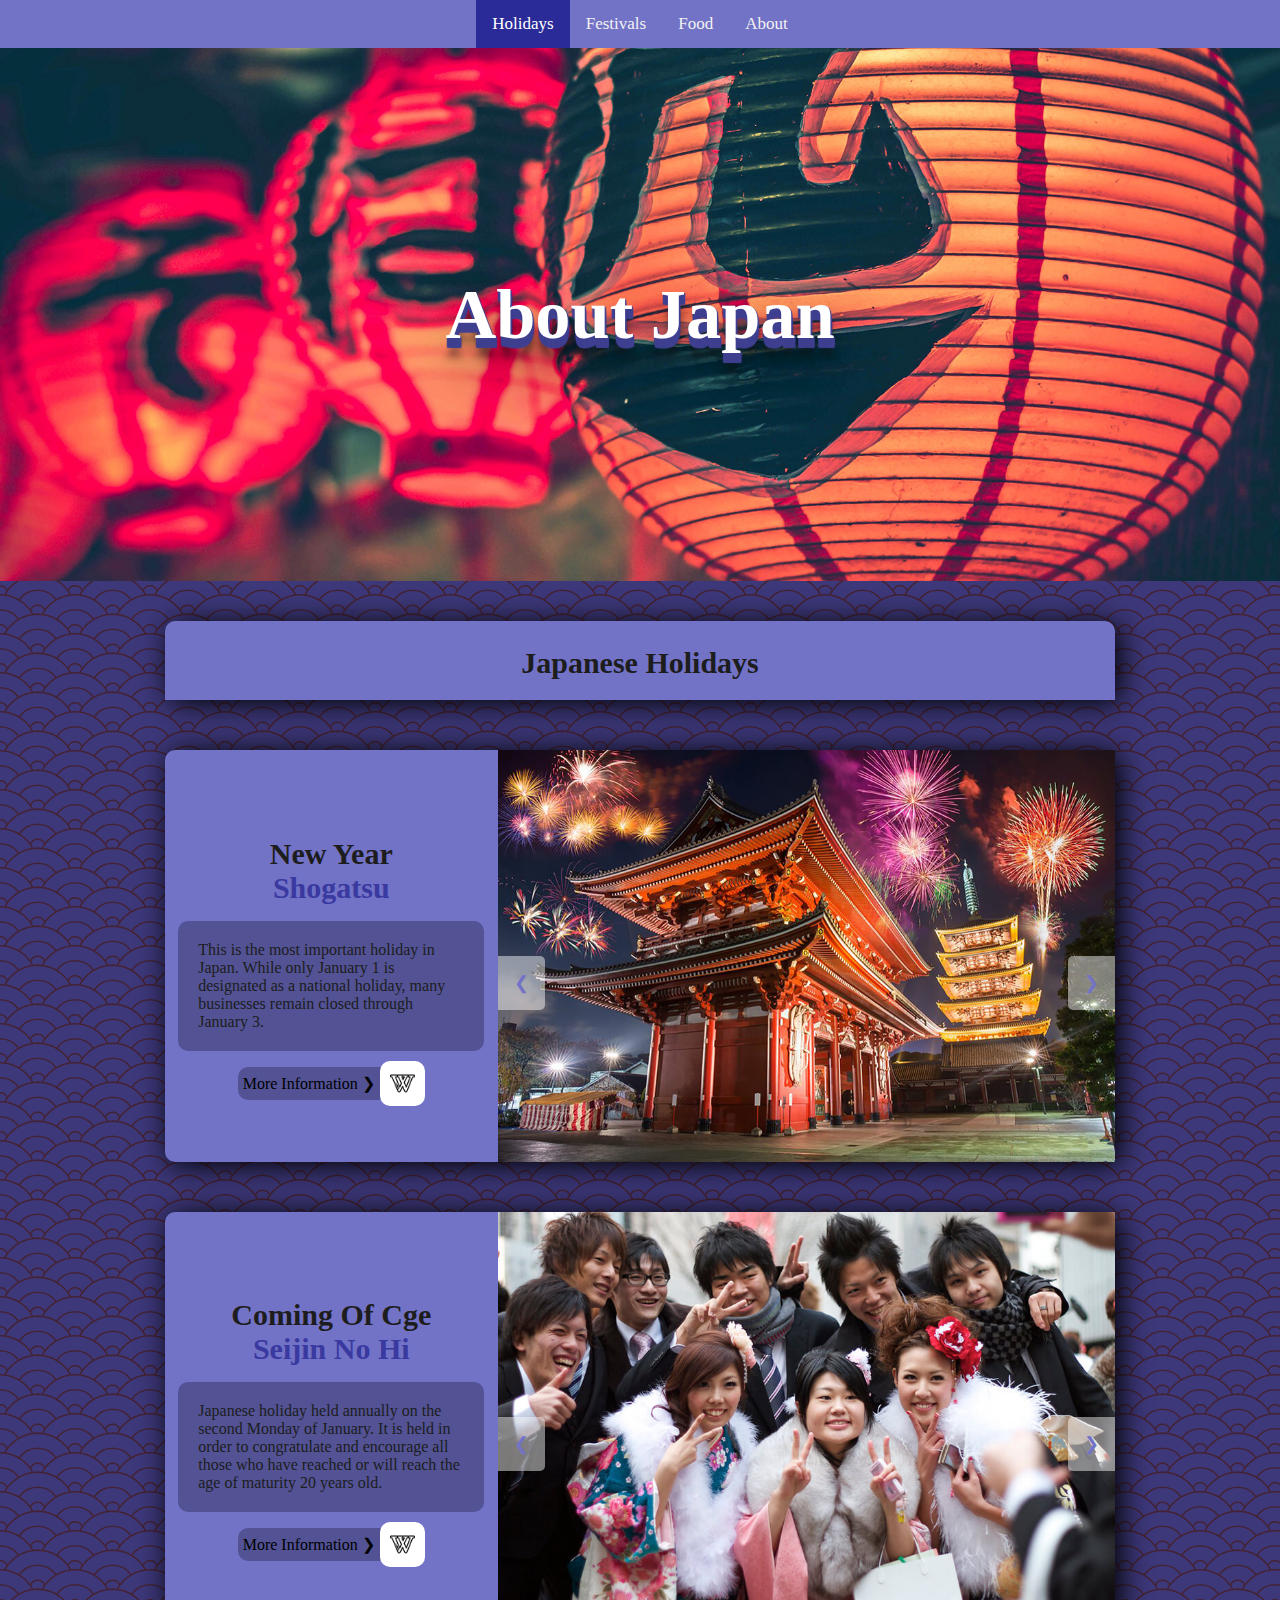
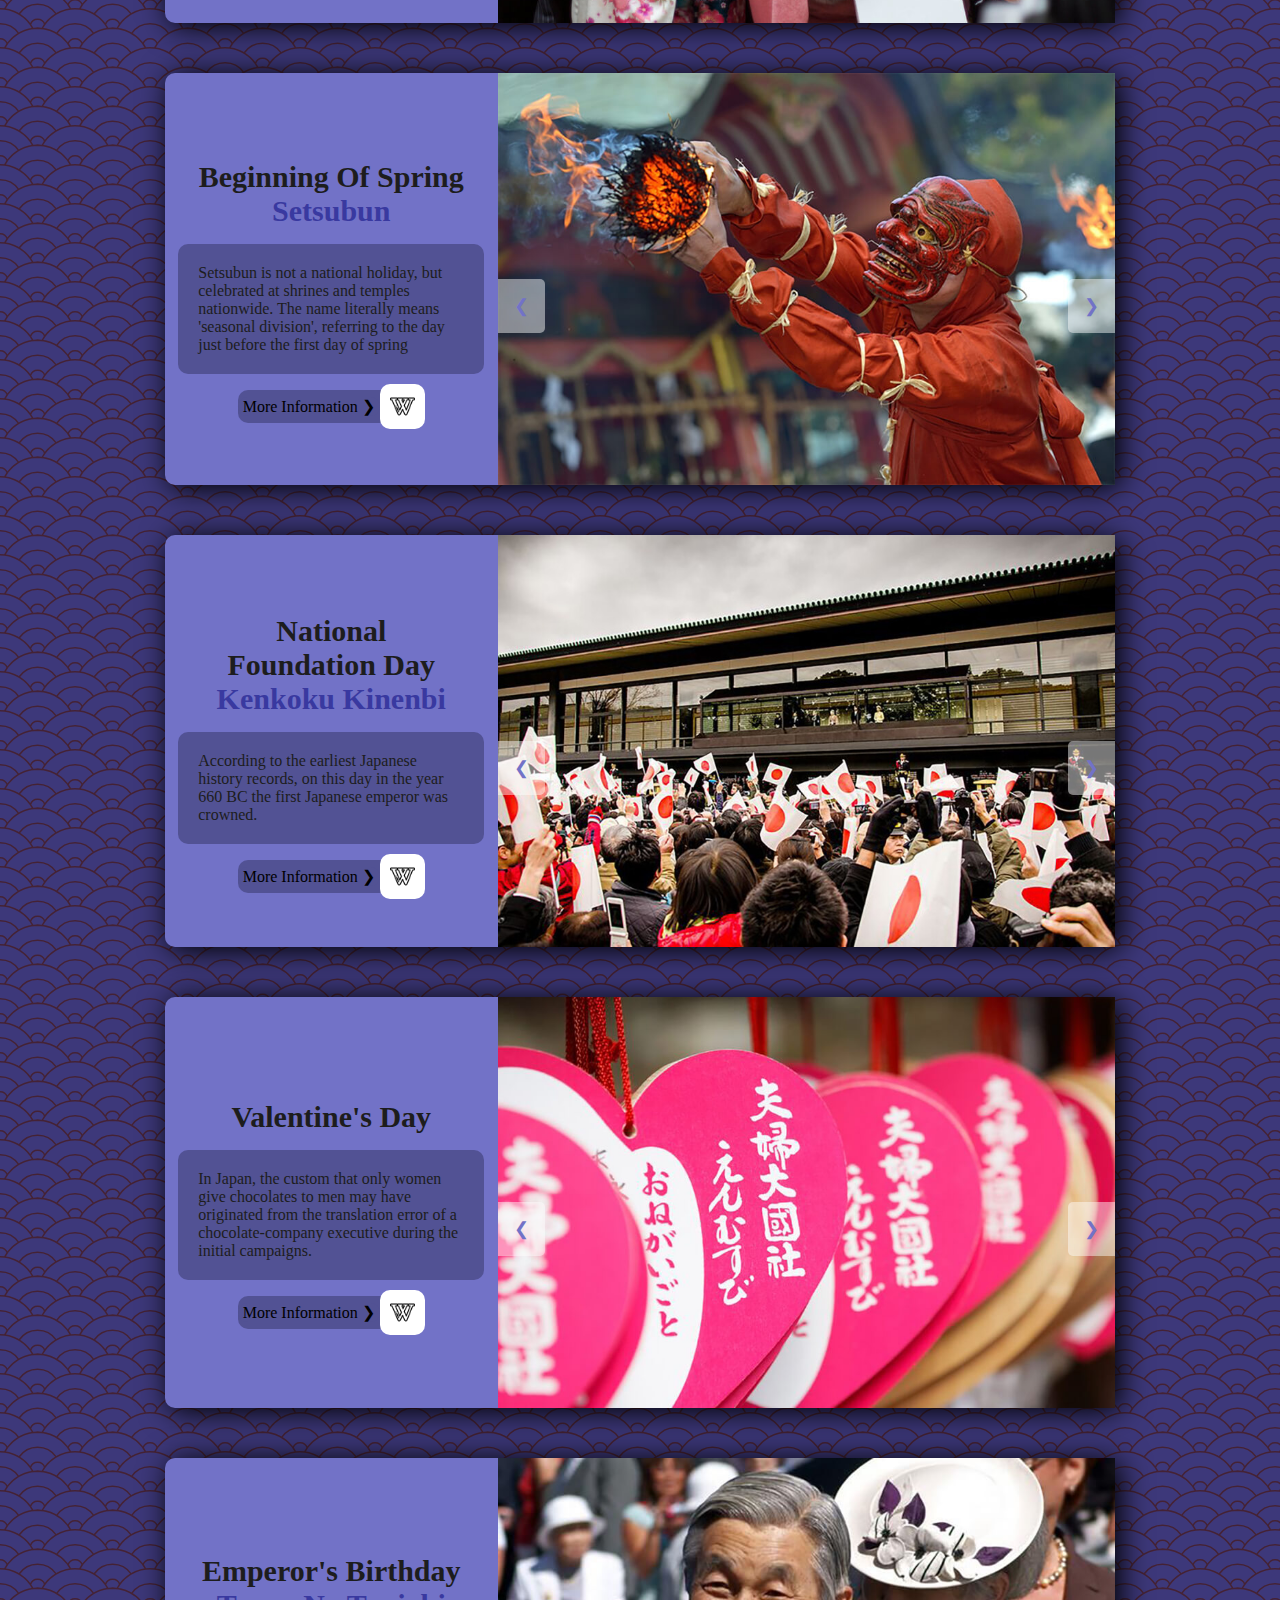
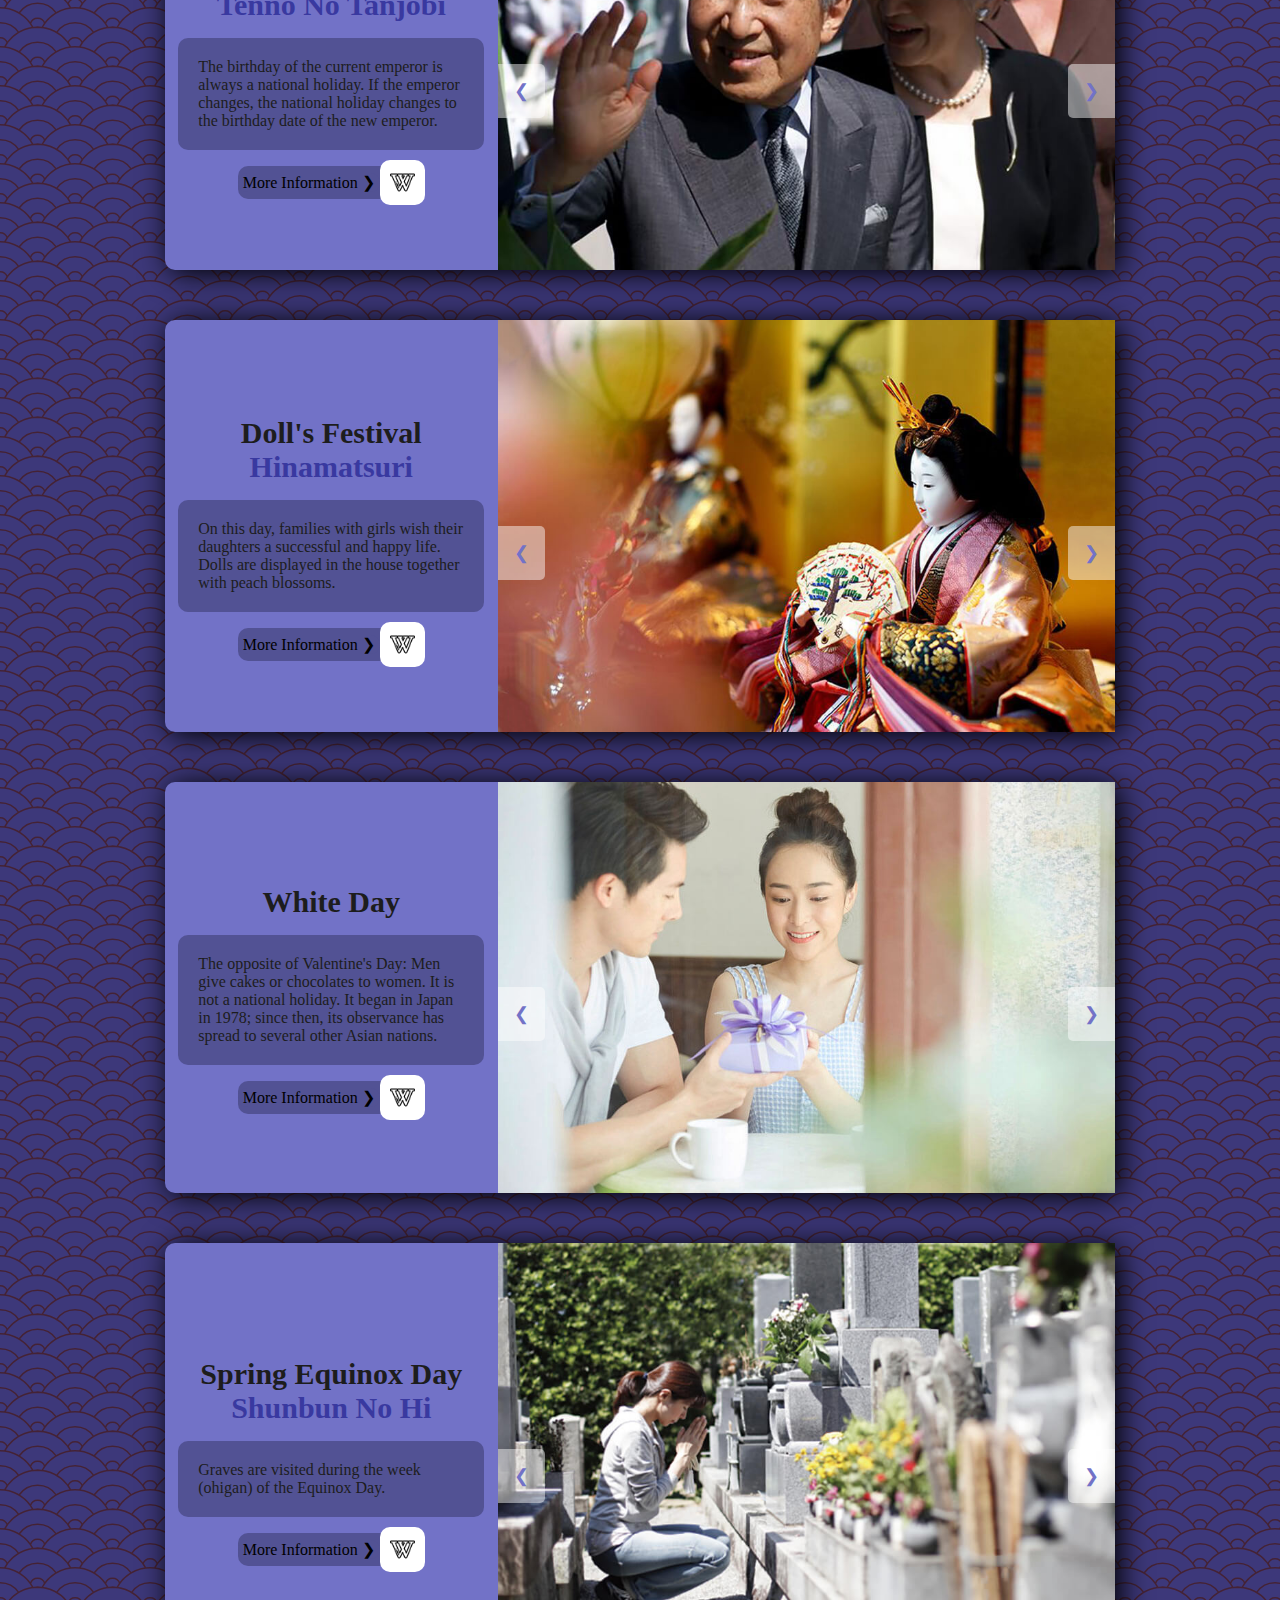
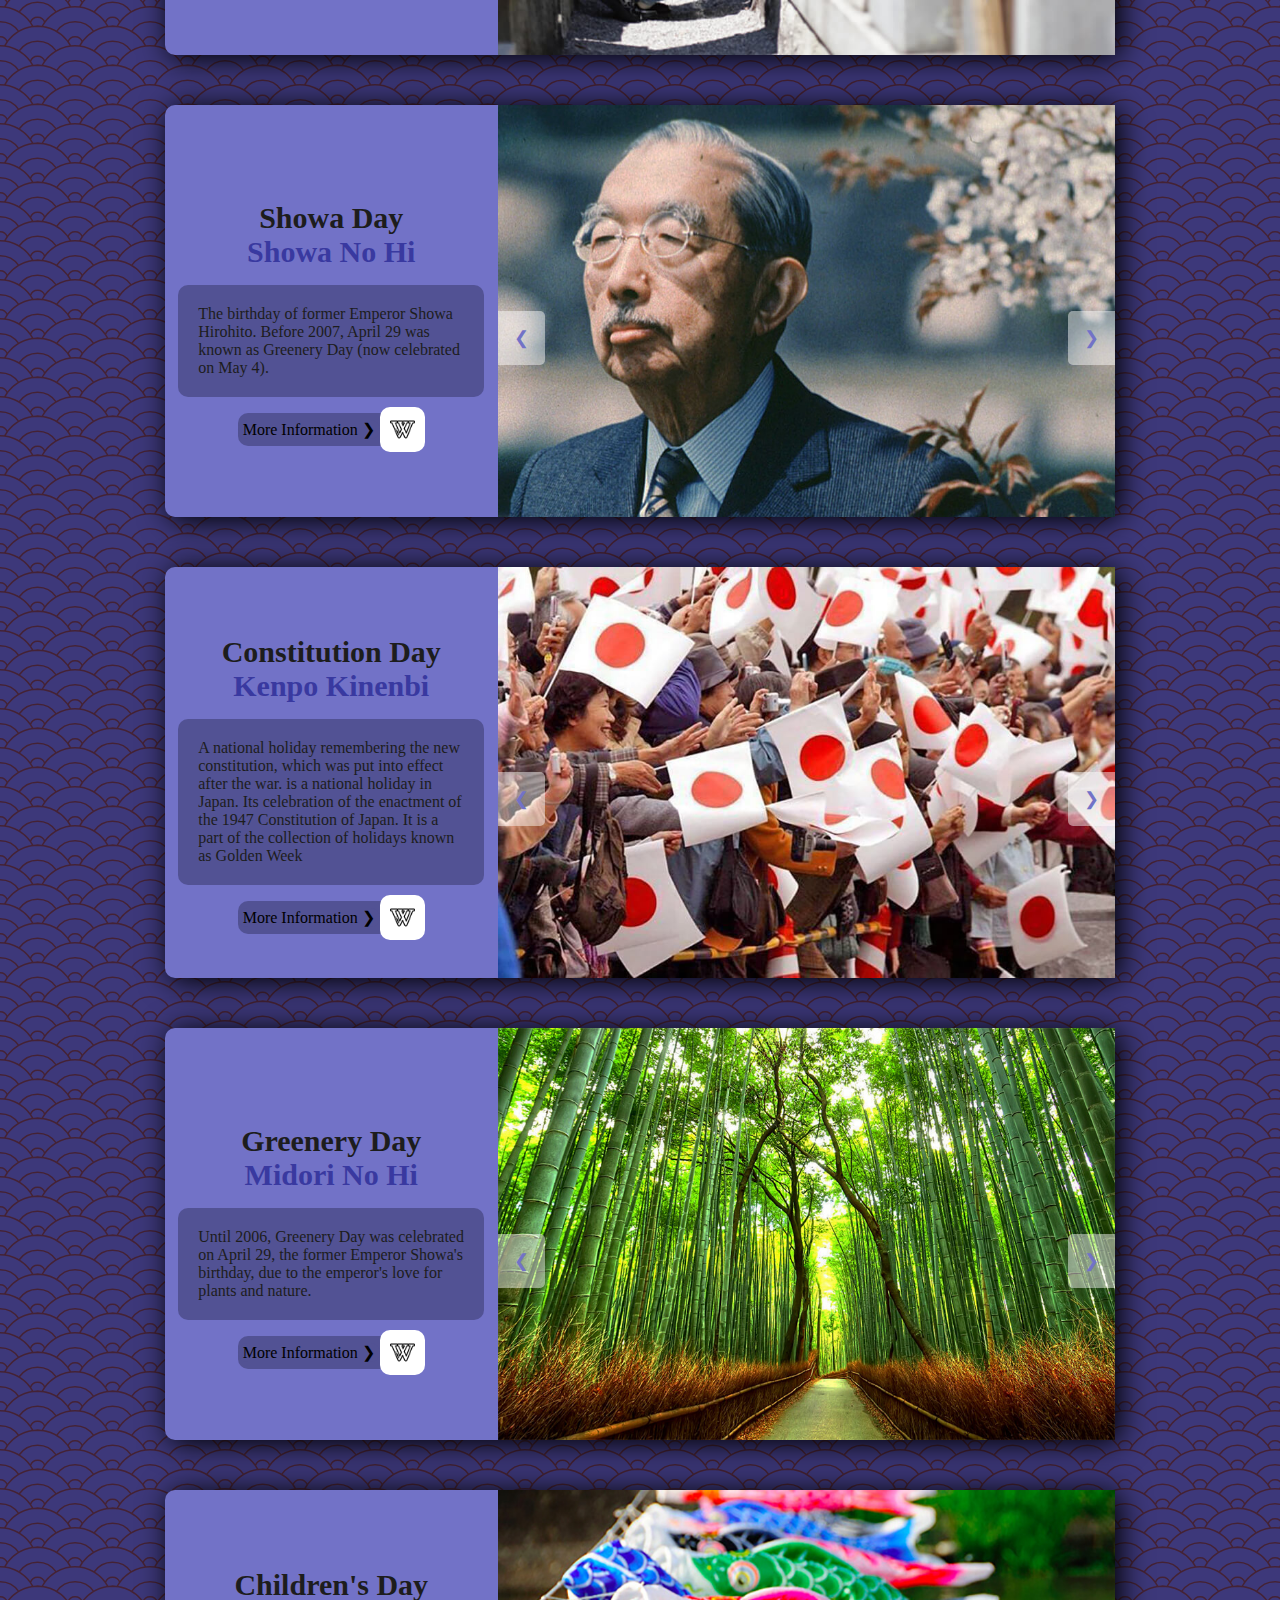
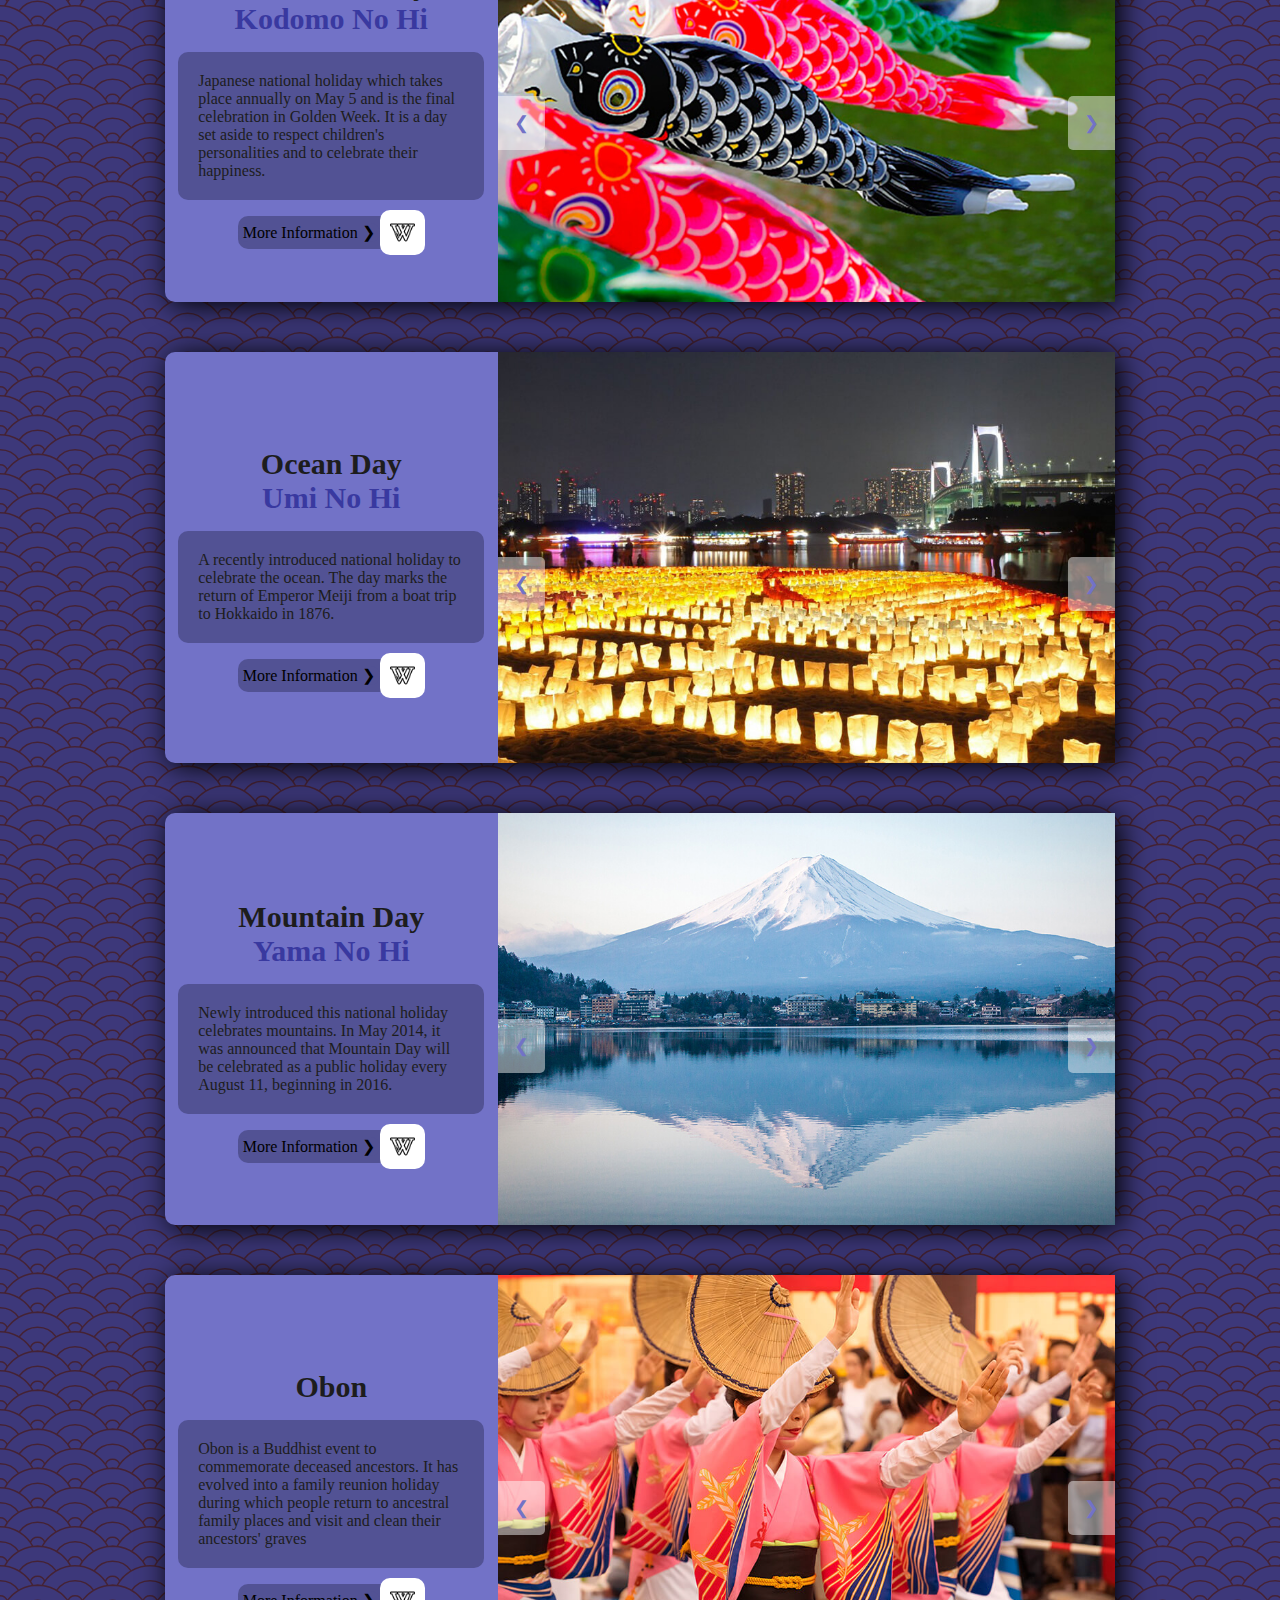
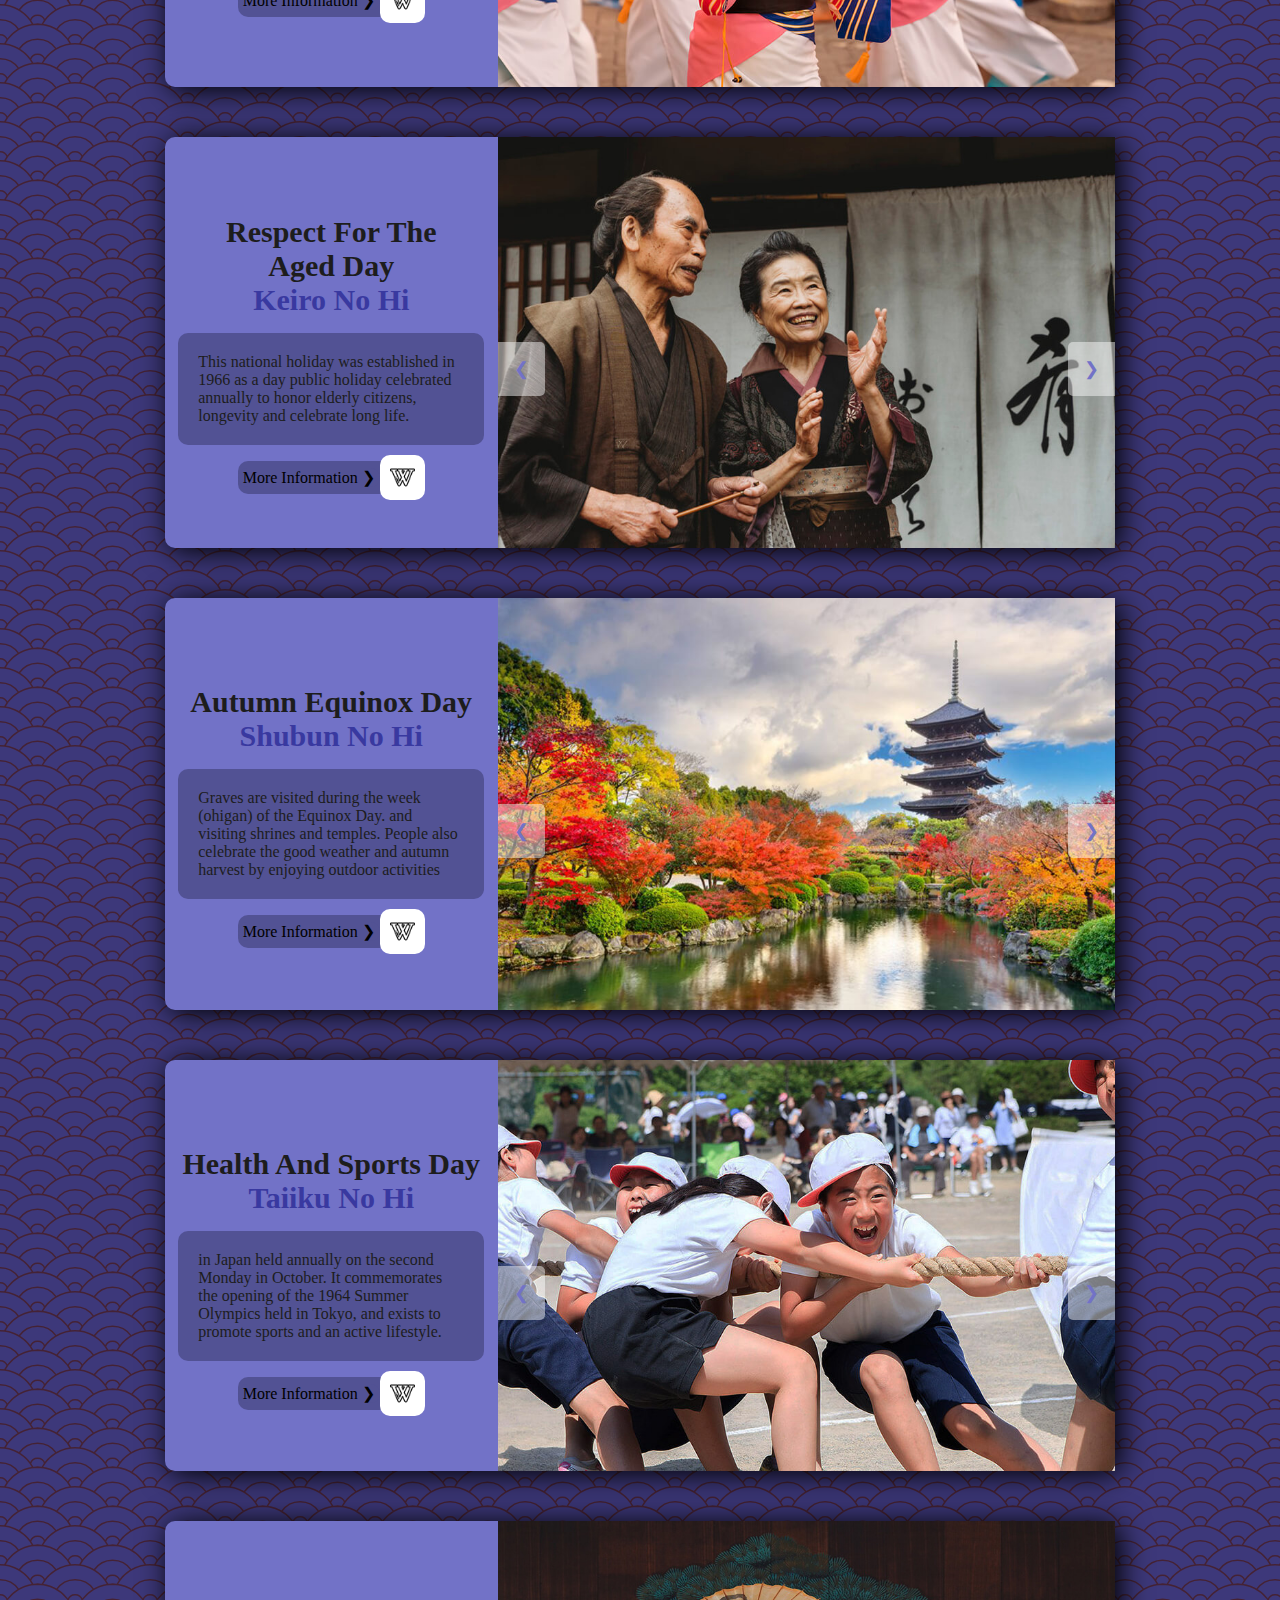
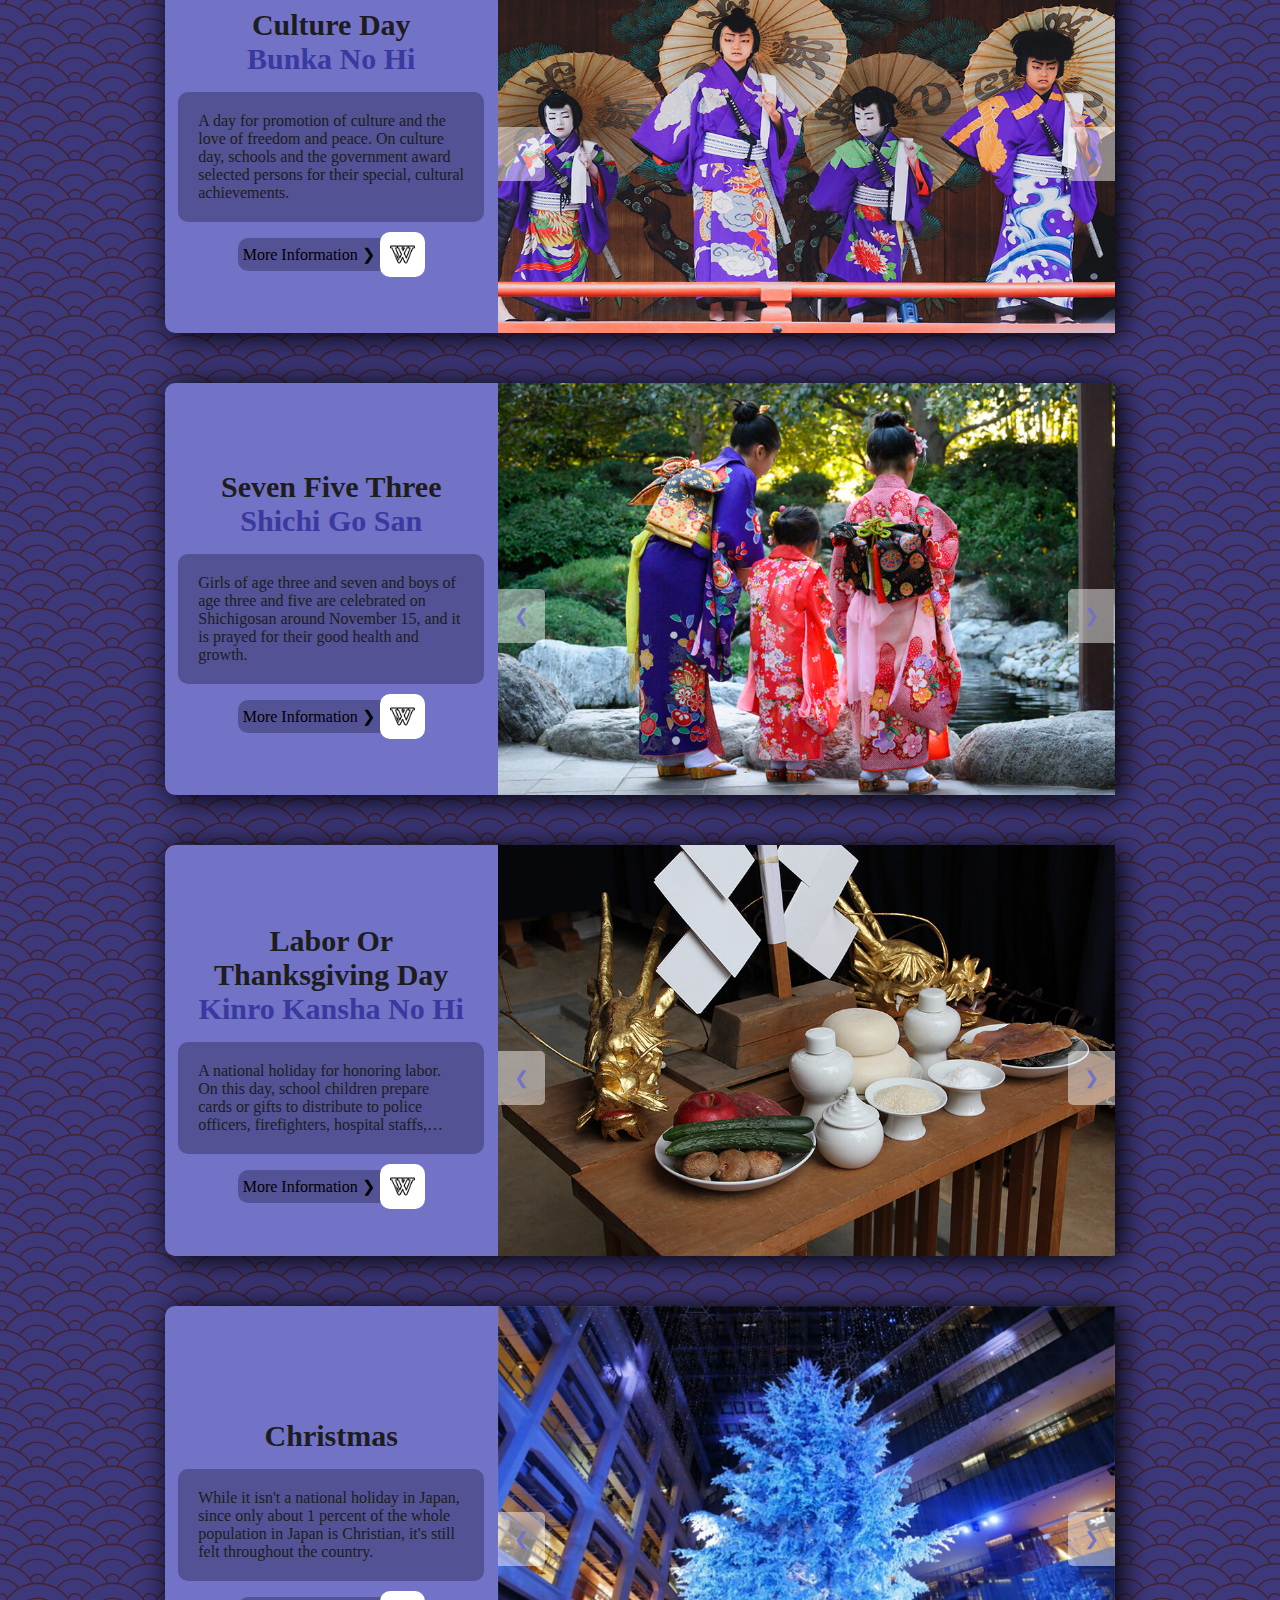
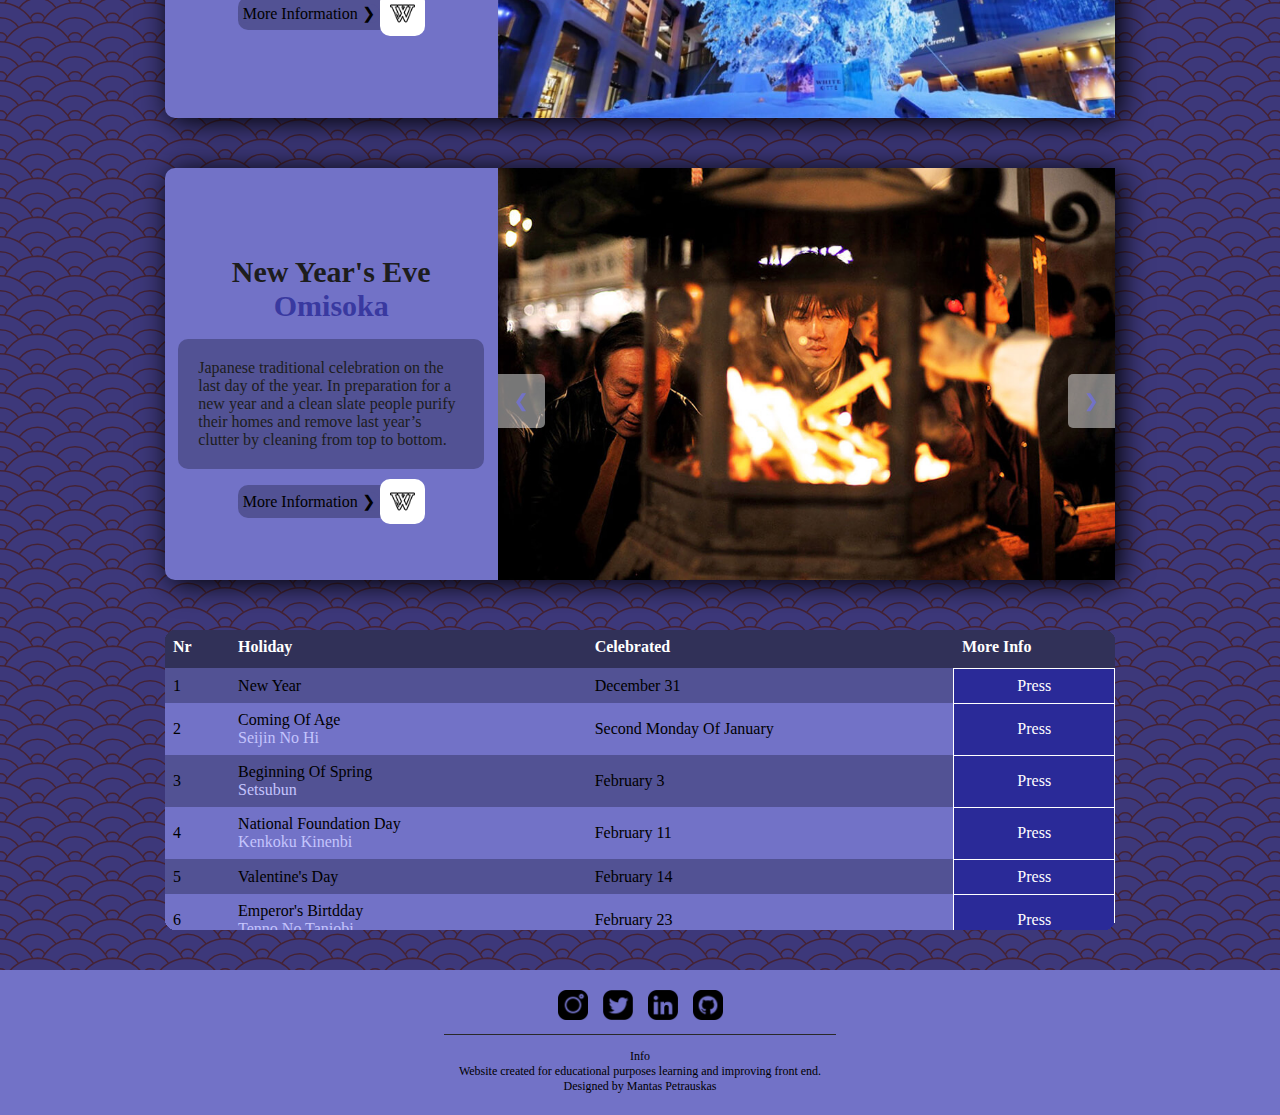
<file: index.html>
<!DOCTYPE html>
<html lang="en">

<head>
    <meta charset="UTF-8">
    <meta http-equiv="X-UA-Compatible" content="IE=edge">
    <meta name="viewport" content="width=device-width, initial-scale=1.0">
    <title>About Japan</title>
    <link rel="shortcut icon" href="img/favicon/favicon.jpg" type="image/x-icon">
    <!--favicon-->
    <link rel="stylesheet" href="css/home.css">
</head>

<body>

    <header id="header">
        <div class="topnav" id="myTopnav">
            <a href="" class="nav-active">Holidays</a>
            <a href="./festivals.html">Festivals</a>
            <a href="./food.html">Food</a>
            <a href="#about">About</a>
            <a href="javascript:void(0);" class="icon" onclick="myFunction()">&#9776;</a>
        </div>
        <div class="header-img">
            <h1 class="text-3d">about japan</h1>
            <img src="img/holidays/holidays-main.jpg">
        </div>
    </header>

    <main>
        <div class="main-header">
            <div class="text-container">
                <h2>japanese holidays</h2>
            </div>
        </div>

        <div class="gap"></div>

        <div class="section-container" id="holiday1"><!--holiday1-->
            <div class="slideshow-container">
                <div class="holiday1">
                    <img class="slides-img" src="img/holidays/01New Year (shogatsu)01.jpg" style="width:100%">
                </div>
            
                 <div class="holiday1">
                    <img class="slides-img" src="img/holidays/01New Year (shogatsu)02.jpg" style="width:100%">
                </div>

                <div class="holiday1">
                    <img class="slides-img" src="img/holidays/01New Year (shogatsu)03.jpg" style="width:100%">
                </div>
            
                <a class="left" onclick="plusSlides(-1, 0)">&#10094;</a>
                <a class="right" onclick="plusSlides(1, 0)">&#10095;</a>
            </div>
            <div class="text-container">
                <h2> new year<br><span class="japanese-text">shogatsu</span> </h2>
                <p>This is the most important holiday in Japan. While only January 1 is designated as a national holiday, many businesses remain closed through January 3.</p>
                <div class="wikipedia-info">
                    <p>More Information &#10095;</p>
                    <a href="https://rb.gy/rhetmx"><img src="img/icons/wikipedia.png"></a>
                </div>
            </div>
        </div>
                
        <div class="gap"></div>
    
        <div class="section-container" id="holiday2"><!--holiday2-->
            <div class="slideshow-container">
                <div class="holiday2">
                    <img class="slides-img" src="img/holidays/02Coming of Age (seijin no hi)01.jpg" style="width:100%">
                </div>
            
                <div class="holiday2">
                    <img class="slides-img" src="img/holidays/02Coming of Age (seijin no hi)02.jpg" style="width:100%">
                </div>
            
                <a class="left" onclick="plusSlides(-1, 1)">&#10094;</a>
                <a class="right" onclick="plusSlides(1, 1)">&#10095;</a>
            </div>
            <div class="text-container">
                <h2> coming of cge<br><span class="japanese-text">seijin no hi</span> </h2>
                <p>Japanese holiday held annually on the second Monday of January. It is held in order to congratulate and encourage all those who have reached or will reach the age of maturity 20 years old.</p>
                <div class="wikipedia-info">
                    <p>More Information &#10095;</p>
                    <a href="https://bit.ly/3EmGcz0"><img src="img/icons/wikipedia.png"></a>
                </div>
            </div>
        </div>
        
        <div class="gap"></div>
    
        <div class="section-container" id="holiday3"><!--holiday3-->
            <div class="slideshow-container">
                <div class="holiday3">
                    <img class="slides-img" src="img/holidays/03Beginning of spring (setsubun)01.jpg" style="width:100%">
                </div>
            
                <div class="holiday3">
                    <img class="slides-img" src="img/holidays/03Beginning of spring (setsubun)02.jpg" style="width:100%">
                </div>

                <div class="holiday3">
                    <img class="slides-img" src="img/holidays/03Beginning of spring (setsubun)03.jpg" style="width:100%">
                </div>
    
                <a class="left" onclick="plusSlides(-1, 2)">&#10094;</a>
                <a class="right" onclick="plusSlides(1, 2)">&#10095;</a>
            </div>
            <div class="text-container">
                <h2> beginning of spring<br><span class="japanese-text">setsubun</span> </h2>
                <p>Setsubun is not a national holiday, but celebrated at shrines and temples nationwide. The name literally means 'seasonal division', referring to the day just before the first day of spring</p>
                <div class="wikipedia-info">
                    <p>More Information &#10095;</p>
                    <a href="https://bit.ly/3ogrVhu"><img src="img/icons/wikipedia.png"></a>
                </div>
            </div>
        </div>
        
        <div class="gap"></div>
    
        <div class="section-container" id="holiday4"><!--holiday4-->
            <div class="slideshow-container">
                <div class="holiday4">
                    <img class="slides-img" src="img/holidays/04National Foundation Day (kenkoku kinenbi)01.jpg" style="width:100%">
                </div>
            
                <div class="holiday4">
                    <img class="slides-img" src="img/holidays/04National Foundation Day (kenkoku kinenbi)02.jpg" style="width:100%">
                </div>
            
                <a class="left" onclick="plusSlides(-1, 3)">&#10094;</a>
                <a class="right" onclick="plusSlides(1, 3)">&#10095;</a>
            </div>
            <div class="text-container">
                <h2> national<br>foundation day<br><span class="japanese-text">kenkoku kinenbi</span> </h2>
                <p>According to the earliest Japanese history records, on this day in the year 660 BC the first Japanese emperor was crowned.</p>
                <div class="wikipedia-info">
                    <p>More Information &#10095;</p>
                    <a href="https://bit.ly/3DgqzaH"><img src="img/icons/wikipedia.png"></a>
                </div>
            </div>
        </div>

        <div class="gap"></div>

        <div class="section-container" id="holiday5"><!--holiday5-->
            <div class="slideshow-container">
                <div class="holiday5">
                    <img class="slides-img" src="img/holidays/05Valentine's Day01.jpg" style="width:100%">
                </div>
            
                <div class="holiday5">
                    <img class="slides-img" src="img/holidays/05Valentine's Day02.jpg" style="width:100%">
                </div>

                <div class="holiday5">
                    <img class="slides-img" src="img/holidays/05Valentine's Day03.jpg" style="width:100%">
                </div>
            
                <a class="left" onclick="plusSlides(-1, 4)">&#10094;</a>
                <a class="right" onclick="plusSlides(1, 4)">&#10095;</a>
            </div>
            <div class="text-container">
                <h2> valentine's day </h2>
                <p>In Japan, the custom that only women give chocolates to men may have originated from the translation error of a chocolate-company executive during the initial campaigns.</p>
                <div class="wikipedia-info">
                    <p>More Information &#10095;</p>
                    <a href="https://bit.ly/3DicV72"><img src="img/icons/wikipedia.png"></a>
                </div>
            </div>
        </div>

        <div class="gap"></div>

        <div class="section-container" id="holiday6"><!--holiday6-->
            <div class="slideshow-container">
                <div class="holiday6">
                    <img class="slides-img" src="img/holidays/06Emperor's Birthday (tenno no tanjobi)01.jpg" style="width:100%">
                </div>
            
                <div class="holiday6">
                    <img class="slides-img" src="img/holidays/06Emperor's Birthday (tenno no tanjobi)02.jpg" style="width:100%">
                </div>

                <div class="holiday6">
                    <img class="slides-img" src="img/holidays/06Emperor's Birthday (tenno no tanjobi)03.jpg" style="width:100%">
                </div>
            
                <a class="left" onclick="plusSlides(-1, 5)">&#10094;</a>
                <a class="right" onclick="plusSlides(1, 5)">&#10095;</a>
            </div>
            <div class="text-container">
                <h2> emperor's birthday<br><span class="japanese-text">tenno no tanjobi</span> </h2>
                <p>The birthday of the current emperor  is always a national holiday. If the emperor changes, the national holiday changes to the birthday date of the new emperor.</p>
                <div class="wikipedia-info">
                    <p>More Information &#10095;</p>
                    <a href="https://bit.ly/3defcpj"><img src="img/icons/wikipedia.png"></a>
                </div>
            </div>
        </div>

        <div class="gap"></div>

        <div class="section-container" id="holiday7"><!--holiday7-->
            <div class="slideshow-container">
                <div class="holiday7">
                    <img class="slides-img" src="img/holidays/07Doll's Festival (hina matsuri)01.jpg" style="width:100%">
                </div>
            
                <div class="holiday7">
                    <img class="slides-img" src="img/holidays/07Doll's Festival (hina matsuri)02.jpg" style="width:100%">
                </div>

                <div class="holiday7">
                    <img class="slides-img" src="img/holidays/07Doll's Festival (hina matsuri)03.jpg" style="width:100%">
                </div>

                <div class="holiday7">
                    <img class="slides-img" src="img/holidays/07Doll's Festival (hina matsuri)04.jpg" style="width:100%">
                </div>
            
                <a class="left" onclick="plusSlides(-1, 6)">&#10094;</a>
                <a class="right" onclick="plusSlides(1, 6)">&#10095;</a>
            </div>
            <div class="text-container">
                <h2> doll's festival<br><span class="japanese-text">hinamatsuri</span> </h2>
                <p>On this day, families with girls wish their daughters a successful and happy life. Dolls are displayed in the house together with peach blossoms.</p>
                <div class="wikipedia-info">
                    <p>More Information &#10095;</p>
                    <a href="https://bit.ly/3pl0sKU"><img src="img/icons/wikipedia.png"></a>
                </div>
            </div>
        </div>

        <div class="gap"></div>

        <div class="section-container" id="holiday8"><!--holiday8-->
            <div class="slideshow-container">
                <div class="holiday8">
                    <img class="slides-img" src="img/holidays/08White Day01.jpg" style="width:100%">
                </div>
            
                <div class="holiday8">
                    <img class="slides-img" src="img/holidays/08White Day02.jpg" style="width:100%">
                </div>
            
                <a class="left" onclick="plusSlides(-1, 7)">&#10094;</a>
                <a class="right" onclick="plusSlides(1, 7)">&#10095;</a>
            </div>
            <div class="text-container">
                <h2> white day </h2>
                <p>The opposite of Valentine's Day: Men give cakes or chocolates to women. It is not a national holiday. It began in Japan in 1978; since then, its observance has spread to several other Asian nations.</p>
                <div class="wikipedia-info">
                    <p>More Information &#10095;</p>
                    <a href="https://bit.ly/3luumLG"><img src="img/icons/wikipedia.png"></a>
                </div>
            </div>
        </div>

        <div class="gap"></div>

        <div class="section-container" id="holiday9"><!--holiday9-->
            <div class="slideshow-container">
                <div class="holiday9">
                    <img class="slides-img" src="img/holidays/09Spring Equinox Day (shunbun no hi)01.jpg" style="width:100%">
                </div>
            
                <div class="holiday9">
                    <img class="slides-img" src="img/holidays/09Spring Equinox Day (shunbun no hi)02.JPG" style="width:100%">
                </div>

                <div class="holiday9">
                    <img class="slides-img" src="img/holidays/09Spring Equinox Day (shunbun no hi)03.jpg" style="width:100%">
                </div>
            
                <a class="left" onclick="plusSlides(-1, 8)">&#10094;</a>
                <a class="right" onclick="plusSlides(1, 8)">&#10095;</a>
            </div>
            <div class="text-container">
                <h2> spring equinox day<br><span class="japanese-text">shunbun no hi</span> </h2>
                <p>Graves are visited during the week (ohigan) of the Equinox Day.</p>
                <div class="wikipedia-info">
                    <p>More Information &#10095;</p>
                    <a href="https://bit.ly/31fvn3r"><img src="img/icons/wikipedia.png"></a>
                </div>
            </div>
        </div>

        <div class="gap"></div>

        <div class="section-container" id="holiday10"><!--holiday10-->
            <div class="slideshow-container">
                <div class="holiday10">
                    <img class="slides-img" src="img/holidays/10Showa Day (Showa no hi)01.jpg" style="width:100%">
                </div>
            
                <div class="holiday10">
                    <img class="slides-img" src="img/holidays/10Showa Day (Showa no hi)02.jpg" style="width:100%">
                </div>

                <div class="holiday10">
                    <img class="slides-img" src="img/holidays/10Showa Day (Showa no hi)03.jpg" style="width:100%">
                </div>
            
                <a class="left" onclick="plusSlides(-1, 9)">&#10094;</a>
                <a class="right" onclick="plusSlides(1, 9)">&#10095;</a>
            </div>
            <div class="text-container">
                <h2> showa day<br><span class="japanese-text">Showa no hi</span> </h2>
                <p>The birthday of former Emperor Showa Hirohito. Before 2007, April 29 was known as Greenery Day (now celebrated on May 4).</p>
                <div class="wikipedia-info">
                    <p>More Information &#10095;</p>
                    <a href="https://bit.ly/3y1ILnP"><img src="img/icons/wikipedia.png"></a>
                </div>
            </div>
        </div>

        <div class="gap"></div>

        <div class="section-container" id="holiday11"><!--holiday11-->
            <div class="slideshow-container">
                <div class="holiday11">
                    <img class="slides-img" src="img/holidays/11Constitution Day (kenpo kinenbi)01.jpg" style="width:100%">
                </div>
            
                <div class="holiday11">
                    <img class="slides-img" src="img/holidays/11Constitution Day (kenpo kinenbi)02.jpg" style="width:100%">
                </div>
            
                <a class="left" onclick="plusSlides(-1, 10)">&#10094;</a>
                <a class="right" onclick="plusSlides(1, 10)">&#10095;</a>
            </div>
            <div class="text-container">
                <h2> Constitution Day<br><span class="japanese-text">kenpo kinenbi</span> </h2>
                <p>A national holiday remembering the new constitution, which was put into effect after the war. is a national holiday in Japan. Its celebration of the enactment of the 1947 Constitution of Japan. It is a part of the collection of holidays known as Golden Week</p>
                <div class="wikipedia-info">
                    <p>More Information &#10095;</p>
                    <a href="https://bit.ly/3odEUAx"><img src="img/icons/wikipedia.png"></a>
                </div>
            </div>
        </div>

        <div class="gap"></div>

        <div class="section-container" id="holiday12"><!--holiday12-->
            <div class="slideshow-container">
                <div class="holiday12">
                    <img class="slides-img" src="img/holidays/12Greenery Day (midori no hi)01.jpg" style="width:100%">
                </div>
            
                <div class="holiday12">
                    <img class="slides-img" src="img/holidays/12Greenery Day (midori no hi)02.jpg" style="width:100%">
                </div>

                <div class="holiday12">
                    <img class="slides-img" src="img/holidays/12Greenery Day (midori no hi)03.jpg" style="width:100%">
                </div>
            
                <a class="left" onclick="plusSlides(-1, 11)">&#10094;</a>
                <a class="right" onclick="plusSlides(1, 11)">&#10095;</a>
            </div>
            <div class="text-container">
                <h2> Greenery Day<br><span class="japanese-text">midori no hi</span> </h2>
                <p>Until 2006, Greenery Day was celebrated on April 29, the former Emperor Showa's birthday, due to the emperor's love for plants and nature.</p>
                <div class="wikipedia-info">
                    <p>More Information &#10095;</p>
                    <a href="https://bit.ly/3pnp9q7"><img src="img/icons/wikipedia.png"></a>
                </div>
            </div>
        </div>

        <div class="gap"></div>

        <div class="section-container" id="holiday13"><!--holiday13-->
            <div class="slideshow-container">
                <div class="holiday13">
                    <img class="slides-img" src="img/holidays/13Children's Day (kodomo no hi)01.jpg" style="width:100%">
                </div>
            
                <div class="holiday13">
                    <img class="slides-img" src="img/holidays/13Children's Day (kodomo no hi)02.jpg" style="width:100%">
                </div>

                <div class="holiday13">
                    <img class="slides-img" src="img/holidays/13Children's Day (kodomo no hi)03.jpg" style="width:100%">
                </div>
            
                <a class="left" onclick="plusSlides(-1, 12)">&#10094;</a>
                <a class="right" onclick="plusSlides(1, 12)">&#10095;</a>
            </div>
            <div class="text-container">
                <h2> Children's Day<br><span class="japanese-text">kodomo no hi</span> </h2>
                <p>Japanese national holiday which takes place annually on May 5 and is the final celebration in Golden Week. It is a day set aside to respect children's personalities and to celebrate their happiness.</p>
                <div class="wikipedia-info">
                    <p>More Information &#10095;</p>
                    <a href="https://bit.ly/3Eke5QS"><img src="img/icons/wikipedia.png"></a>
                </div>
            </div>
        </div>

        <div class="gap"></div>

        <div class="section-container" id="holiday14"><!--holiday14-->
            <div class="slideshow-container">
                <div class="holiday14">
                    <img class="slides-img" src="img/holidays/14Ocean Day (umi no hi)01.jpg" style="width:100%">
                </div>
            
                <div class="holiday14">
                    <img class="slides-img" src="img/holidays/14Ocean Day (umi no hi)02.jpg" style="width:100%">
                </div>

                <div class="holiday14">
                    <img class="slides-img" src="img/holidays/14Ocean Day (umi no hi)03.jpg" style="width:100%">
                </div>
            
                <a class="left" onclick="plusSlides(-1, 13)">&#10094;</a>
                <a class="right" onclick="plusSlides(1, 13)">&#10095;</a>
            </div>
            <div class="text-container">
                <h2> Ocean Day<br><span class="japanese-text">umi no hi</span> </h2>
                <p>A recently introduced national holiday to celebrate the ocean. The day marks the return of Emperor Meiji from a boat trip to Hokkaido in 1876.</p>
                <div class="wikipedia-info">
                    <p>More Information &#10095;</p>
                    <a href="https://bit.ly/3xQxIha"><img src="img/icons/wikipedia.png"></a>
                </div>
            </div>
        </div>

        <div class="gap"></div>

        <div class="section-container" id="holiday15"><!--holiday15-->
            <div class="slideshow-container">
                <div class="holiday15">
                    <img class="slides-img" src="img/holidays/15Mountain Day (yama no hi)01.jpg" style="width:100%">
                </div>
            
                <div class="holiday15">
                    <img class="slides-img" src="img/holidays/15Mountain Day (yama no hi)02.jpg" style="width:100%">
                </div>

                <div class="holiday15">
                    <img class="slides-img" src="img/holidays/15Mountain Day (yama no hi)03.jpg" style="width:100%">
                </div>
            
                <a class="left" onclick="plusSlides(-1, 14)">&#10094;</a>
                <a class="right" onclick="plusSlides(1, 14)">&#10095;</a>
            </div>
            <div class="text-container">
                <h2> Mountain Day<br><span class="japanese-text">yama no hi</span> </h2>
                <p>Newly introduced this national holiday celebrates mountains. In May 2014, it was announced that Mountain Day will be celebrated as a public holiday every August 11, beginning in 2016.</p>
                <div class="wikipedia-info">
                    <p>More Information &#10095;</p>
                    <a href="https://bit.ly/31jz6wp"><img src="img/icons/wikipedia.png"></a>
                </div>
            </div>
        </div>

        <div class="gap"></div>

        <div class="section-container" id="holiday16"><!--holiday16-->
            <div class="slideshow-container">
                <div class="holiday16">
                    <img class="slides-img" src="img/holidays/16Obon01.jpg" style="width:100%">
                </div>
            
                <div class="holiday16">
                    <img class="slides-img" src="img/holidays/16Obon02.jpg" style="width:100%">
                </div>

                <div class="holiday16">
                    <img class="slides-img" src="img/holidays/16Obon03.jpg" style="width:100%">
                </div>
            
                <a class="left" onclick="plusSlides(-1, 15)">&#10094;</a>
                <a class="right" onclick="plusSlides(1, 15)">&#10095;</a>
            </div>
            <div class="text-container">
                <h2> Obon </h2>
                <p>Obon is a Buddhist event to commemorate deceased ancestors. It has evolved into a family reunion holiday during which people return to ancestral family places and visit and clean their ancestors' graves</p>
                <div class="wikipedia-info">
                    <p>More Information &#10095;</p>
                    <a href="https://bit.ly/3rA31eO"><img src="img/icons/wikipedia.png"></a>
                </div>
            </div>
        </div>

        <div class="gap"></div>

        <div class="section-container" id="holiday17"><!--holiday17-->
            <div class="slideshow-container">
                <div class="holiday17">
                    <img class="slides-img" src="img/holidays/17Respect for the Aged Day (keiro no hi)01.jpg" style="width:100%">
                </div>
            
                <div class="holiday17">
                    <img class="slides-img" src="img/holidays/17Respect for the Aged Day (keiro no hi)02.jpg" style="width:100%">
                </div>
            
                <a class="left" onclick="plusSlides(-1, 16)">&#10094;</a>
                <a class="right" onclick="plusSlides(1, 16)">&#10095;</a>
            </div>
            <div class="text-container">
                <h2> Respect for the<br>Aged Day<br><span class="japanese-text">keiro no hi</span> </h2>
                <p>This national holiday was established in 1966 as a day public holiday celebrated annually to honor elderly citizens, longevity and celebrate long life.</p>
                <div class="wikipedia-info">
                    <p>More Information &#10095;</p>
                    <a href="https://bit.ly/3pq4DFp"><img src="img/icons/wikipedia.png"></a>
                </div>
            </div>
        </div>

        <div class="gap"></div>

        <div class="section-container" id="holiday18"><!--holiday18-->
            <div class="slideshow-container">
                <div class="holiday18">
                    <img class="slides-img" src="img/holidays/18Autumn Equinox Day (shubun no hi)01.jpg" style="width:100%">
                </div>
            
                <div class="holiday18">
                    <img class="slides-img" src="img/holidays/18Autumn Equinox Day (shubun no hi)02.jpg" style="width:100%">
                </div>

                <div class="holiday18">
                    <img class="slides-img" src="img/holidays/18Autumn Equinox Day (shubun no hi)03.jpg" style="width:100%">
                </div>
            
                <a class="left" onclick="plusSlides(-1, 17)">&#10094;</a>
                <a class="right" onclick="plusSlides(1, 17)">&#10095;</a>
            </div>
            <div class="text-container">
                <h2> Autumn Equinox Day<br><span class="japanese-text">shubun no hi</span> </h2>
                <p>Graves are visited during the week (ohigan) of the Equinox Day. and visiting shrines and temples. People also celebrate the good weather and autumn harvest by enjoying outdoor activities</p>
                <div class="wikipedia-info">
                    <p>More Information &#10095;</p>
                    <a href="https://bit.ly/3ohstnr"><img src="img/icons/wikipedia.png"></a>
                </div>
            </div>
        </div>

        <div class="gap"></div>

        <div class="section-container" id="holiday19"><!--holiday19-->
            <div class="slideshow-container">
                <div class="holiday19">
                    <img class="slides-img" src="img/holidays/19Health and Sports Day01.jpg" style="width:100%">
                </div>
            
                <div class="holiday19">
                    <img class="slides-img" src="img/holidays/19Health and Sports Day02.jpg" style="width:100%">
                </div>

                <div class="holiday19">
                    <img class="slides-img" src="img/holidays/19Health and Sports Day03.jpg" style="width:100%">
                </div>

                <div class="holiday19">
                    <img class="slides-img" src="img/holidays/19Health and Sports Day04.jpg" style="width:100%">
                </div>
            
                <a class="left" onclick="plusSlides(-1, 18)">&#10094;</a>
                <a class="right" onclick="plusSlides(1, 18)">&#10095;</a>
            </div>
            <div class="text-container">
                <h2> Health and Sports Day<br><span class="japanese-text">taiiku no hi</span> </h2>
                <p>in Japan held annually on the second Monday in October. It commemorates the opening of the 1964 Summer Olympics held in Tokyo, and exists to promote sports and an active lifestyle.</p>
                <div class="wikipedia-info">
                    <p>More Information &#10095;</p>
                    <a href="https://bit.ly/32ZoKmp"><img src="img/icons/wikipedia.png"></a>
                </div>
            </div>
        </div>

        <div class="gap"></div>

        <div class="section-container" id="holiday20"><!--holiday20-->
            <div class="slideshow-container">
                <div class="holiday20">
                    <img class="slides-img" src="img/holidays/20Culture Day (bunka no hi)01.jpg" style="width:100%">
                </div>
            
                <div class="holiday20">
                    <img class="slides-img" src="img/holidays/20Culture Day (bunka no hi)02.jpg" style="width:100%">
                </div>

                <div class="holiday20">
                    <img class="slides-img" src="img/holidays/20Culture Day (bunka no hi)03.jpg" style="width:100%">
                </div>

                <div class="holiday20">
                    <img class="slides-img" src="img/holidays/20Culture Day (bunka no hi)04.jpg" style="width:100%">
                </div>
            
                <a class="left" onclick="plusSlides(-1, 19)">&#10094;</a>
                <a class="right" onclick="plusSlides(1, 19)">&#10095;</a>
            </div>
            <div class="text-container">
                <h2> Culture Day<br><span class="japanese-text">bunka no hi</span> </h2>
                <p>A day for promotion of culture and the love of freedom and peace. On culture day, schools and the government award selected persons for their special, cultural achievements.</p>
                <div class="wikipedia-info">
                    <p>More Information &#10095;</p>
                    <a href="https://bit.ly/3dh112W"><img src="img/icons/wikipedia.png"></a>
                </div>
            </div>
        </div>

        <div class="gap"></div>

        <div class="section-container" id="holiday21"><!--holiday21-->
            <div class="slideshow-container">
                <div class="holiday21">
                    <img class="slides-img" src="img/holidays/21Seven-Five-Three (shichigosan)01.jpg" style="width:100%">
                </div>
            
                <div class="holiday21">
                    <img class="slides-img" src="img/holidays/21Seven-Five-Three (shichigosan)02.jpg" style="width:100%">
                </div>

                <div class="holiday21">
                    <img class="slides-img" src="img/holidays/21Seven-Five-Three (shichigosan)03.jpg" style="width:100%">
                </div>
            
                <a class="left" onclick="plusSlides(-1, 20)">&#10094;</a>
                <a class="right" onclick="plusSlides(1, 20)">&#10095;</a>
            </div>
            <div class="text-container">
                <h2> Seven Five Three<br><span class="japanese-text">Shichi Go San</span> </h2>
                <p>Girls of age three and seven and boys of age three and five are celebrated on Shichigosan around November 15, and it is prayed for their good health and growth.</p>
                <div class="wikipedia-info">
                    <p>More Information &#10095;</p>
                    <a href="https://bit.ly/3dfgjFg"><img src="img/icons/wikipedia.png"></a>
                </div>
            </div>
        </div>

        <div class="gap"></div>

        <div class="section-container" id="holiday22"><!--holiday22-->
            <div class="slideshow-container">
                <div class="holiday22">
                    <img class="slides-img" src="img/holidays/22Labor Thanksgiving Day (kinro kansha no hi)01.jpg" style="width:100%">
                </div>
            
                <div class="holiday22">
                    <img class="slides-img" src="img/holidays/22Labor Thanksgiving Day (kinro kansha no hi)02.jpg" style="width:100%">
                </div>

                <div class="holiday22">
                    <img class="slides-img" src="img/holidays/22Labor Thanksgiving Day (kinro kansha no hi)03.jpg" style="width:100%">
                </div>

                <div class="holiday22">
                    <img class="slides-img" src="img/holidays/22Labor Thanksgiving Day (kinro kansha no hi)04.jpg" style="width:100%">
                </div>

                <a class="left" onclick="plusSlides(-1, 21)">&#10094;</a>
                <a class="right" onclick="plusSlides(1, 21)">&#10095;</a>
            </div>
            <div class="text-container">
                <h2> Labor or<br>Thanksgiving Day<br><span class="japanese-text">kinro kansha no hi</span> </h2>
                <p>A national holiday for honoring labor. On this day, school children prepare cards or gifts to distribute to police officers, firefighters, hospital staffs,…</p>
                <div class="wikipedia-info">
                    <p>More Information &#10095;</p>
                    <a href="https://bit.ly/3DdL08d"><img src="img/icons/wikipedia.png"></a>
                </div>
            </div>
        </div>

        <div class="gap"></div>

        <div class="section-container"id="holiday23"><!--holiday23-->
            <div class="slideshow-container">
                <div class="holiday23">
                    <img class="slides-img" src="img/holidays/23Christmas01.jpg" style="width:100%">
                </div>
            
                <div class="holiday23">
                    <img class="slides-img" src="img/holidays/23Christmas02.jpg" style="width:100%">
                </div>

                <div class="holiday23">
                    <img class="slides-img" src="img/holidays/23Christmas03.jpg" style="width:100%">
                </div>
            
                <a class="left" onclick="plusSlides(-1, 22)">&#10094;</a>
                <a class="right" onclick="plusSlides(1, 22)">&#10095;</a>
            </div>
            <div class="text-container">
                <h2> Christmas </h2>
                <p>While it isn&#39;t a national holiday in Japan, since only about 1 percent of the whole population in Japan is Christian, it&#39;s still felt throughout the country.</p>
                <div class="wikipedia-info">
                    <p>More Information &#10095;</p>
                    <a href="https://bit.ly/3dhaffk"><img src="img/icons/wikipedia.png"></a>
                </div>
            </div>
        </div>

        <div class="gap"></div>

        <div class="section-container" id="holiday24"><!--holiday24-->
            <div class="slideshow-container">
                <div class="holiday24">
                    <img class="slides-img" src="img/holidays/24New Year's Eve (omisoka)01.jpg" style="width:100%">
                </div>
            
                <div class="holiday24">
                    <img class="slides-img" src="img/holidays/24New Year's Eve (omisoka)02.jpg" style="width:100%">
                </div>

                <div class="holiday24">
                    <img class="slides-img" src="img/holidays/24New Year's Eve (omisoka)03.jpg" style="width:100%">
                </div>
            
                <a class="left" onclick="plusSlides(-1, 23)">&#10094;</a>
                <a class="right" onclick="plusSlides(1, 23)">&#10095;</a>
            </div>
            <div class="text-container">
                <h2> New Year's Eve<br><span class="japanese-text">omisoka</span> </h2>
                <p>Japanese traditional celebration on the last day of the year. In preparation for a new year and a clean slate people purify their homes and remove last year’s clutter by cleaning from top to bottom.</p>
                <div class="wikipedia-info">
                    <p>More Information &#10095;</p>
                    <a href="https://bit.ly/3pnra5F"><img src="img/icons/wikipedia.png"></a>
                </div>
            </div>
        </div>

        <div class="gap"></div>

        <div class="table-container">
            <table>
                <tr>
                    <th class="nr">nr</th>
                    <th>holiday</th>
                    <th>celebrated</th>
                    <th>more info</th>
                </tr>

                <tr>
                    <td class="nr">1</td>
                    <td>new year</td>
                    <td>december 31</td>
                    <td class="table-btn"><a href="#holiday1">press</a></td>
                </tr>

                <tr>
                    <td class="nr">2</td>
                    <td>coming of age <br><span class="table-letter-color">seijin no hi</span></td>
                    <td>second monday of january</td>
                    <td class="table-btn"><a href="#holiday2">press</a></td>
                </tr>

                <tr>
                    <td class="nr">3</td>
                    <td>beginning of spring <br><span class="table-letter-color">setsubun</span></td>
                    <td>february 3</td>
                    <td class="table-btn"><a href="#holiday3">press</a></td>
                </tr>

                <tr>
                    <td class="nr">4</td>
                    <td>national foundation day <br><span class="table-letter-color">kenkoku kinenbi</span></td>
                    <td>february 11</td>
                    <td class="table-btn"><a href="#holiday4">press</a></td>
                </tr>

                <tr>
                    <td class="nr">5</td>
                    <td>valentine's day</td>
                    <td>february 14</td>
                    <td class="table-btn"><a href="#holiday5">press</a></td>
                </tr>

                <tr>
                    <td class="nr">6</td>
                    <td>emperor's birtdday <br><span class="table-letter-color">tenno no tanjobi</span></td>
                    <td>february 23</td>
                    <td class="table-btn"><a href="#holiday6">press</a></td>
                </tr>

                <tr>
                    <td class="nr">7</td>
                    <td>doll's festival <br><span class="table-letter-color">hina matsuri</span></td>
                    <td>march 3</td>
                    <td class="table-btn"><a href="#holiday7">press</a></td>
                </tr>

                <tr>
                    <td class="nr">8</td>
                    <td>white day</td>
                    <td>march 14</td>
                    <td class="table-btn"><a href="#holiday8">press</a></td>
                </tr>

                <tr>
                    <td class="nr">9</td>
                    <td>spring equinox day <br><span class="table-letter-color">shunbun no hi</span></td>
                    <td>around march 20</td>
                    <td class="table-btn"><a href="#holiday9">press</a></td>
                </tr>

                <tr>
                    <td class="nr">10</td>
                    <td>showa Day <br><span class="table-letter-color">showa no hi</span></td>
                    <td>april 29</td>
                    <td class="table-btn"><a href="#holiday10">press</a></td>
                </tr>

                <tr>
                    <td class="nr">11</td>
                    <td>constitution day <br><span class="table-letter-color">kenpo kinenbi</span></td>
                    <td>may 3</td>
                    <td class="table-btn"><a href="#holiday11">press</a></td>
                </tr>

                <tr>
                    <td class="nr">12</td>
                    <td>greenery day <br><span class="table-letter-color">midori no hi</span></td>
                    <td>may 4</td>
                    <td class="table-btn"><a href="#holiday12">press</a></td>
                </tr>

                <tr>
                    <td class="nr">13</td>
                    <td>children's day <br><span class="table-letter-color">kodomo no hi</span> </td>
                    <td>may 5</td>
                    <td class="table-btn"><a href="#holiday13">press</a></td>
                </tr>

                <tr>
                    <td class="nr">14</td>
                    <td>ocean day <br><span class="table-letter-color">umi no hi</span></td>
                    <td>third monday <br> of july</td>
                    <td class="table-btn"><a href="#holiday14">press</a></td>
                </tr>

                <tr>
                    <td class="nr">15</td>
                    <td>mountain day <br><span class="table-letter-color">yama no hi</span></td>
                    <td>august 11</td>
                    <td class="table-btn"><a href="#holiday15">press</a></td>
                </tr>

                <tr>
                    <td class="nr">16</td>
                    <td>obon</td>
                    <td>july/august 13-15</td>
                    <td class="table-btn"><a href="#holiday16">press</a></td>
                </tr>

                <tr>
                    <td class="nr">17</td>
                    <td>respect for the aged day <br><span class="table-letter-color">keiro no hi</span></td>
                    <td>third monday <br> of september</td>
                    <td class="table-btn"><a href="#holiday17">press</a></td>
                </tr>

                <tr>
                    <td class="nr">18</td>
                    <td>autumn equinox day <br><span class="table-letter-color">shubun no hi</span></td>
                    <td>around september 23</td>
                    <td class="table-btn"><a href="#holiday18">press</a></td>
                </tr>

                <tr>
                    <td class="nr">19</td>
                    <td>healtd and sports day <br><span class="table-letter-color">taiiku no hi</span></td>
                    <td>second monday <br> of october</td>
                    <td class="table-btn"><a href="#holiday19">press</a></td>
                </tr>

                <tr>
                    <td class="nr">20</td>
                    <td>culture day <br><span class="table-letter-color">bunka no hi</span></td>
                    <td>november 3</td>
                    <td class="table-btn"><a href="#holiday20">press</a></td>
                </tr>

                <tr>
                    <td class="nr">21</td>
                    <td>seven-five-three <br><span class="table-letter-color">shichigosan</span></td>
                    <td>november 15</td>
                    <td class="table-btn"><a href="#holiday21">press</a></td>
                </tr>

                <tr>
                    <td class="nr">22</td>
                    <td>labor thanksgiving day <br><span class="table-letter-color">kinro kansha no hi</span></td>
                    <td>november 23</td>
                    <td class="table-btn"><a href="#holiday22">press</a></td>
                </tr>

                <tr>
                    <td class="nr">23</td>
                    <td>christmas</td>
                    <td>december 24-25</td>
                    <td class="table-btn"><a href="#holiday23">press</a></td>
                </tr>

                <tr>
                    <td class="nr">24</td>
                    <td>new year's eve <br><span class="table-letter-color">omisoka</span></td>
                    <td>december 31</td>
                    <td class="table-btn"><a href="#holiday24">press</a></td>
                </tr>
            </table>
        </div>
    </main>

    <footer>
        <div class="footer-container" id="about">

            <div class="top">
                <div class="icon" data-tooltip="instagram">
                    <a href="https://www.instagram.com/m.petrauskas/">
                        <img src="img/icons/instagram.png">
                    </a>
                </div>

                <div class="icon" data-tooltip="twitter">
                    <a href="https://twitter.com/Mantodinas">
                        <img src="img/icons/twitter.png">
                    </a>
                </div>

                <div class="icon" data-tooltip="linkedin">
                    <a href="https://www.linkedin.com/in/mantas-petrauskas-56781b142/">
                        <img src="img/icons/linkedin.png">
                    </a>
                </div>

                <div class="icon" data-tooltip="github">
                    <a href="https://github.com/mantodinas">
                        <img src="img/icons/github.png">
                    </a>
                </div>
            </div>

            <div class="bottom">
                <p>
                    Info
                    <br> Website created for educational purposes learning and improving front end.
                    <br> Designed by Mantas Petrauskas
                </p>
            </div>
        </div>
    </footer>

    <a href="#header" class="scroll-up">
        <div class="arrow-container">
            <div class="arrow"></div>
        </div>
    </a>

</body>

<script src="JS/index.js"></script>
<script src="JS/home.js"></script>

</html>
</file>
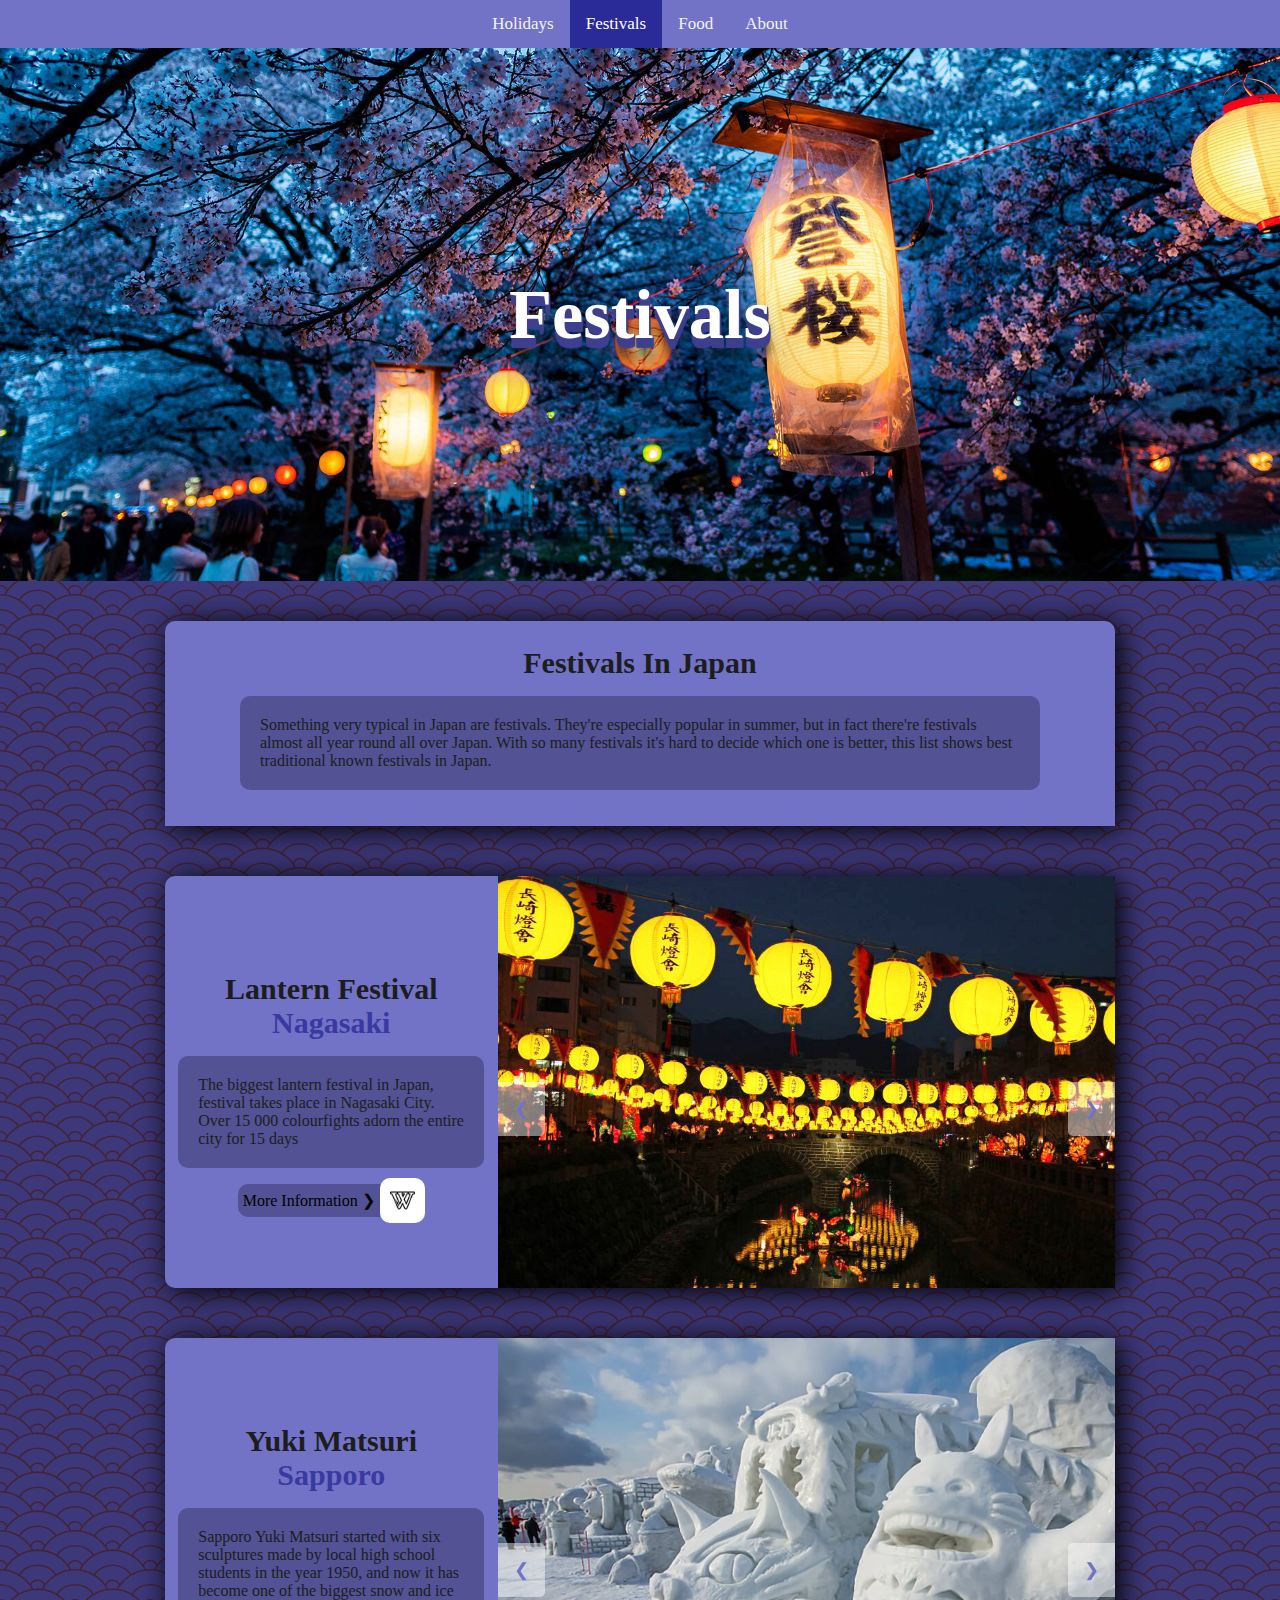
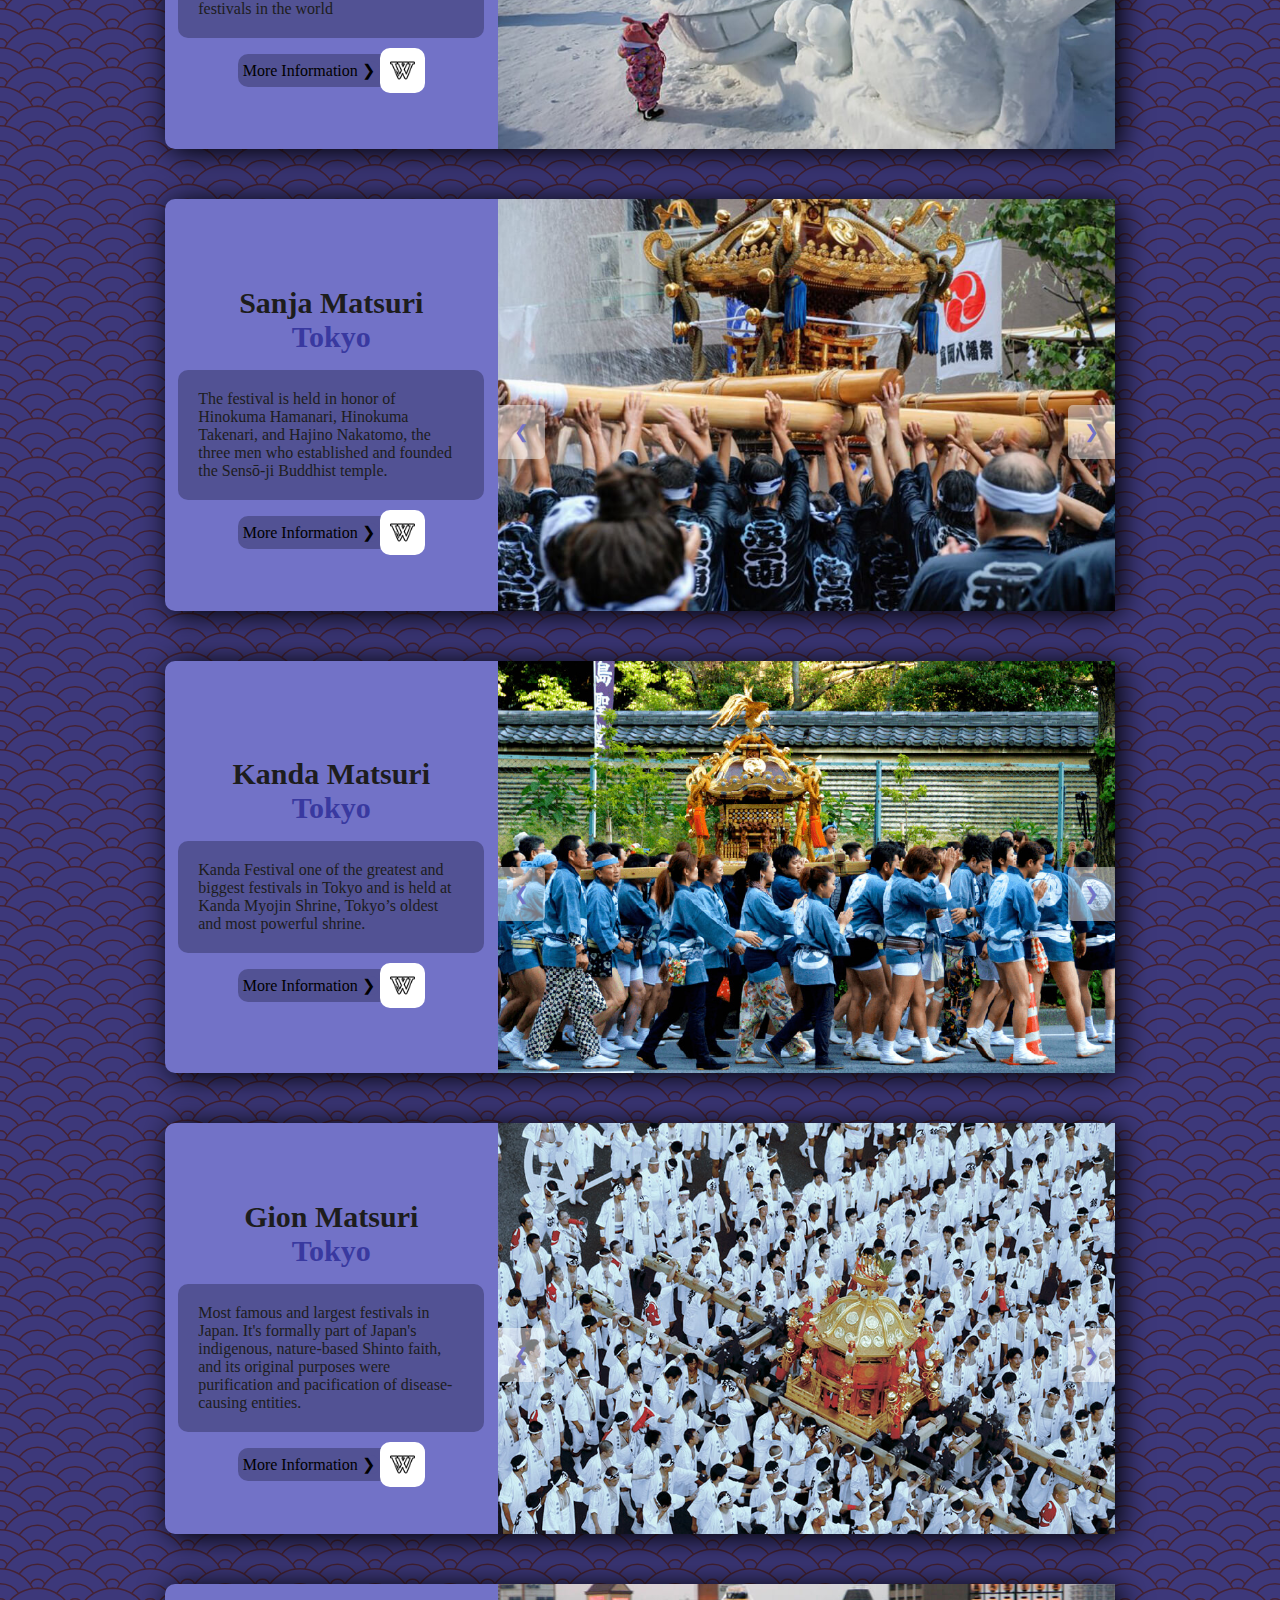
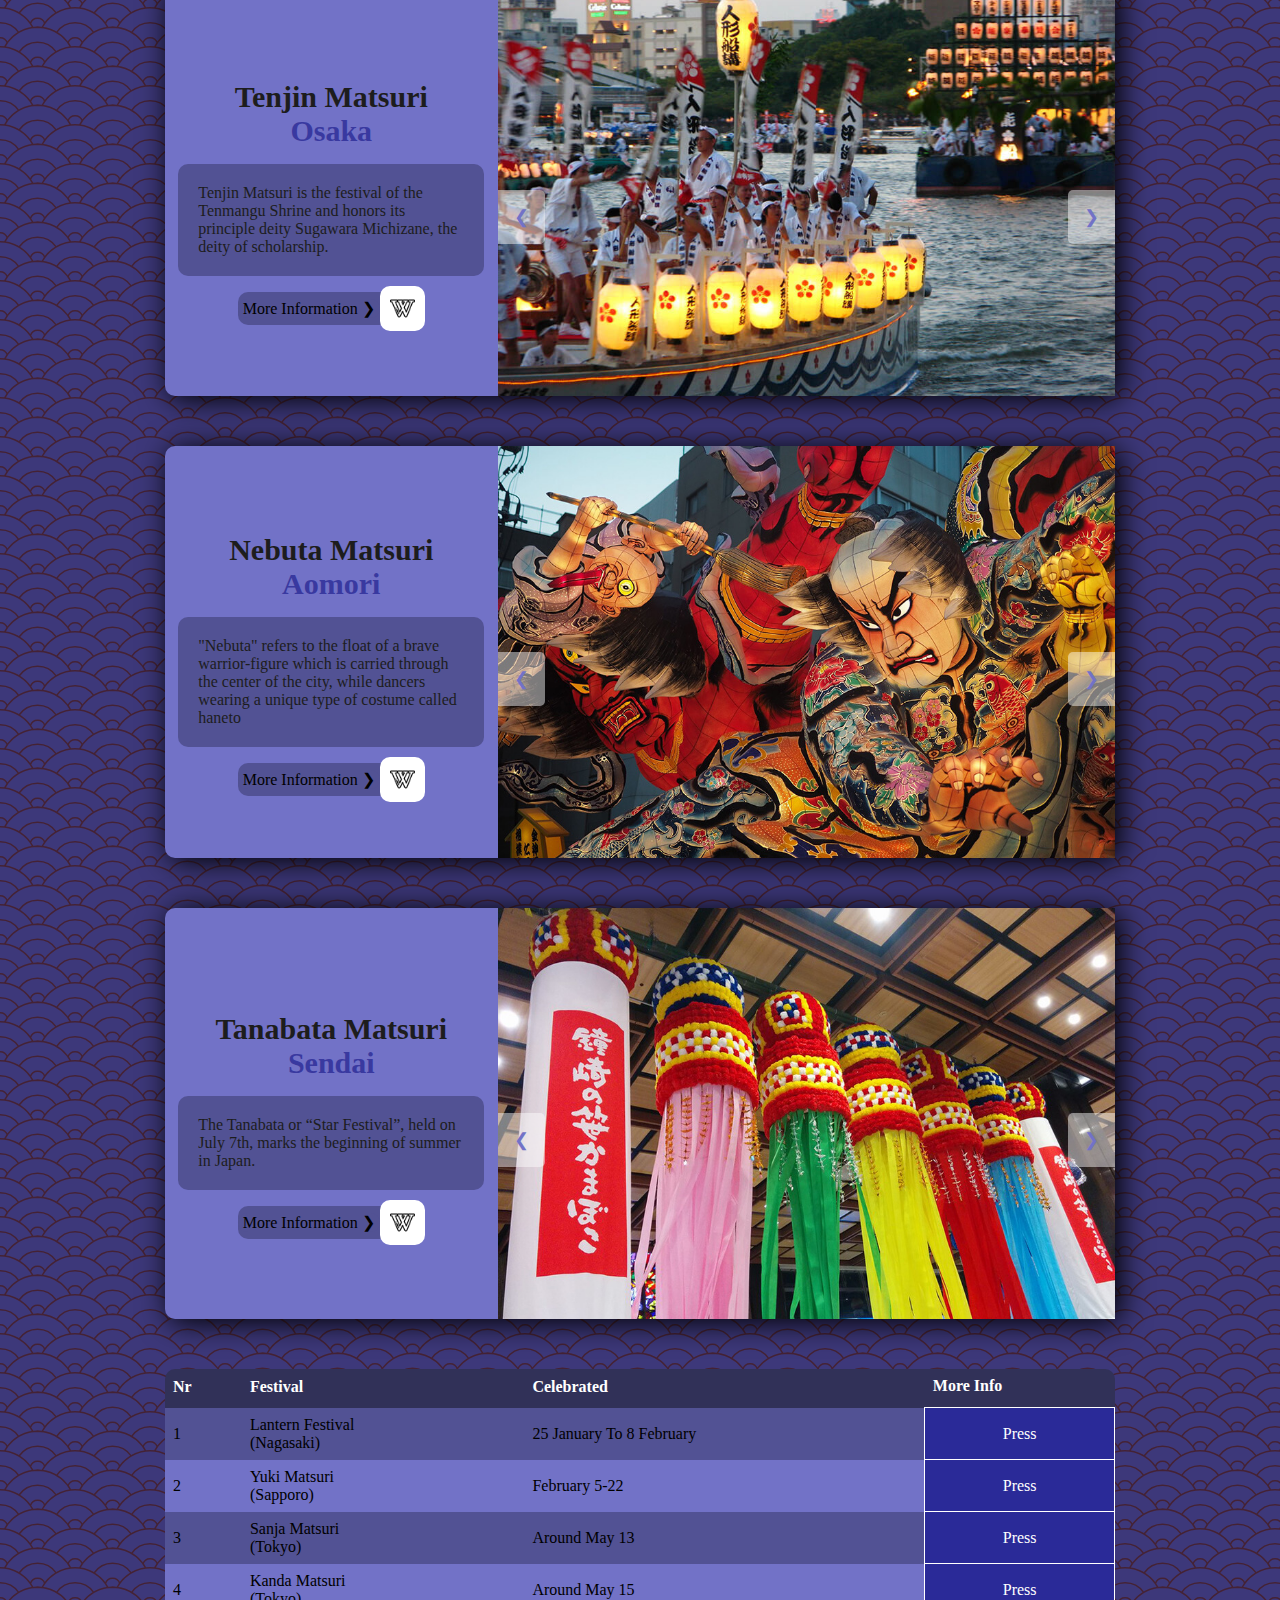
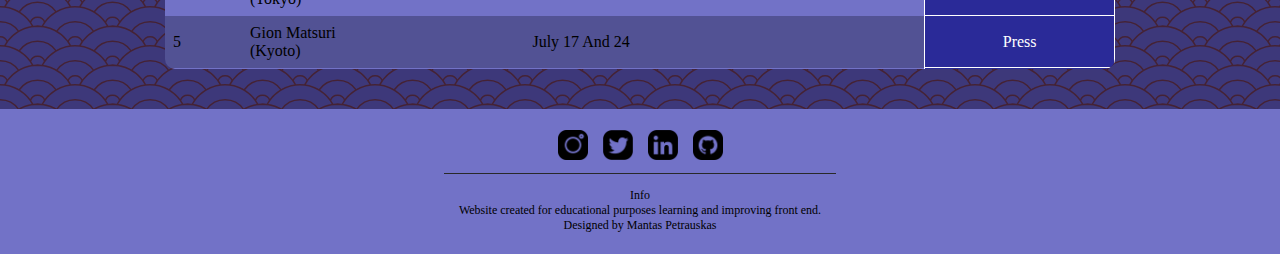
<file: festivals.html>
<!DOCTYPE html>
<html lang="en">

<head>
    <meta charset="UTF-8">
    <meta http-equiv="X-UA-Compatible" content="IE=edge">
    <meta name="viewport" content="width=device-width, initial-scale=1.0">
    <title>Japan Festivals</title>
    <link rel="shortcut icon" href="img/favicon/favicon.jpg" type="image/x-icon"><!--favicon-->
    <link rel="stylesheet" href="css/home.css">
</head>

<body>

    <header id="header">
        <div class="topnav" id="myTopnav">
            <a href="/index.html" >Holidays</a>
            <a href="" class="nav-active">Festivals</a>
            <a href="/food.html" >Food</a>
            <a href="#about">About</a>
            <a href="javascript:void(0);" class="icon" onclick="myFunction()">&#9776;</a>
        </div>
        <div class="header-img">
            <h1 class="text-3d">festivals</h1>
            <img src="img/festivals/festivals-main.jpg">
        </div>
    </header>

    <main>
        <div class="main-header">
            <div class="text-container2">
                <h2>festivals in japan</h2>
                <p>Something very typical in Japan are festivals. They&#39;re especially popular in summer, but in fact there&#39;re festivals almost all year round all over Japan. With so many festivals it&#39;s hard to decide which one is better, this list shows best traditional known festivals in Japan.</p>
            </div>
        </div>

        <div class="gap"></div>

        <div class="section-container" id="festival1"><!--festival1-->
            <div class="slideshow-container">
                <div class="festival1">
                    <img class="slides-img" src="img/festivals/01Lantern Festival (Nagasaki)01.jpg" style="width:100%">
                </div>
            
                <div class="festival1">
                    <img class="slides-img" src="img/festivals/01Lantern Festival (Nagasaki)02.jpg" style="width:100%">
                </div>

                <div class="festival1">
                    <img class="slides-img" src="img/festivals/01Lantern Festival (Nagasaki)03.jpg" style="width:100%">
                </div>

                <div class="festival1">
                    <img class="slides-img" src="img/festivals/01Lantern Festival (Nagasaki)04.jpeg" style="width:100%">
                </div>
            
                <a class="left" onclick="plusSlides(-1, 0)">&#10094;</a>
                <a class="right" onclick="plusSlides(1, 0)">&#10095;</a>
            </div>
            <div class="text-container">
                <h2> Lantern Festival<br><span class="japanese-text">Nagasaki</span> </h2>
                <p>The biggest lantern festival in Japan, festival takes place in Nagasaki City. Over 15 000 colourfights adorn the entire city for 15 days</p>
                <div class="wikipedia-info">
                    <p>More Information &#10095;</p>
                    <a href="https://bit.ly/3IzB7Wu"><img src="img/icons/wikipedia.png"></a>
                </div>
            </div>
        </div>

        <div class="gap"></div>

        <div class="section-container" id="festival2"><!--festival2-->
            <div class="slideshow-container">
                <div class="festival2">
                    <img class="slides-img" src="img/festivals/02Yuki Matsuri (Sapporo)01.jpg" style="width:100%">
                </div>
            
                <div class="festival2">
                    <img class="slides-img" src="img/festivals/02Yuki Matsuri (Sapporo)02.jpg" style="width:100%">
                </div>

                <div class="festival2">
                    <img class="slides-img" src="img/festivals/02Yuki Matsuri (Sapporo)03.jpg" style="width:100%">
                </div>

                <div class="festival2">
                    <img class="slides-img" src="img/festivals/02Yuki Matsuri (Sapporo)04.jpg" style="width:100%">
                </div>

                <div class="festival2">
                    <img class="slides-img" src="img/festivals/02Yuki Matsuri (Sapporo)05.jpg" style="width:100%">
                </div>

                <div class="festival2">
                    <img class="slides-img" src="img/festivals/02Yuki Matsuri (Sapporo)06.jpg" style="width:100%">
                </div>

                <a class="left" onclick="plusSlides(-1, 1)">&#10094;</a>
                <a class="right" onclick="plusSlides(1, 1)">&#10095;</a>
            </div>
            <div class="text-container">
                <h2> Yuki Matsuri<br><span class="japanese-text">Sapporo</span> </h2>
                <p>Sapporo Yuki Matsuri started with six sculptures made by local high school students in the year 1950, and now it has become one of the biggest snow and ice festivals in the world</p>
                <div class="wikipedia-info">
                    <p>More Information &#10095;</p>
                    <a href="https://bit.ly/3dHWKFD"><img src="img/icons/wikipedia.png"></a>
                </div>
            </div>
        </div>

        <div class="gap"></div>

        <div class="section-container" id="festival3"><!--festival3-->
            <div class="slideshow-container">
                <div class="festival3">
                    <img class="slides-img" src="img/festivals/03Sanja Matsuri (Tokyo)01.jpg" style="width:100%">
                </div>
            
                <div class="festival3">
                    <img class="slides-img" src="img/festivals/03Sanja Matsuri (Tokyo)02.jpg" style="width:100%">
                </div>

                <div class="festival3">
                    <img class="slides-img" src="img/festivals/03Sanja Matsuri (Tokyo)03.jpg" style="width:100%">
                </div>

                <div class="festival3">
                    <img class="slides-img" src="img/festivals/03Sanja Matsuri (Tokyo)04.jpg" style="width:100%">
                </div>

                <a class="left" onclick="plusSlides(-1, 2)">&#10094;</a>
                <a class="right" onclick="plusSlides(1, 2)">&#10095;</a>
            </div>
            <div class="text-container">
                <h2> Sanja Matsuri<br><span class="japanese-text">Tokyo</span> </h2>
                <p>The festival is held in honor of Hinokuma Hamanari, Hinokuma Takenari, and Hajino Nakatomo, the three men who established and founded the Sensō-ji Buddhist temple.</p>
                <div class="wikipedia-info">
                    <p>More Information &#10095;</p>
                    <a href="https://bit.ly/3rRDKwM"><img src="img/icons/wikipedia.png"></a>
                </div>
            </div>
        </div>

        <div class="gap"></div>

        <div class="section-container" id="festival4"><!--festival4-->
            <div class="slideshow-container">
                <div class="festival4">
                    <img class="slides-img" src="img/festivals/04Kanda Matsuri (Tokyo)01.jpg" style="width:100%">
                </div>
            
                <div class="festival4">
                    <img class="slides-img" src="img/festivals/04Kanda Matsuri (Tokyo)02.jpg" style="width:100%">
                </div>

                <div class="festival4">
                    <img class="slides-img" src="img/festivals/04Kanda Matsuri (Tokyo)03.jpg" style="width:100%">
                </div>

                <div class="festival4">
                    <img class="slides-img" src="img/festivals/04Kanda Matsuri (Tokyo)04.jpg" style="width:100%">
                </div>

                <a class="left" onclick="plusSlides(-1, 3)">&#10094;</a>
                <a class="right" onclick="plusSlides(1, 3)">&#10095;</a>
            </div>
            <div class="text-container">
                <h2> Kanda Matsuri<br><span class="japanese-text">Tokyo</span> </h2>
                <p>Kanda Festival one of the greatest and biggest festivals in Tokyo and is held at Kanda Myojin Shrine, Tokyo’s oldest and most powerful shrine.</p>
                <div class="wikipedia-info">
                    <p>More Information &#10095;</p>
                    <a href="https://bit.ly/3rQH4rX"><img src="img/icons/wikipedia.png"></a>
                </div>
            </div>
        </div>

        <div class="gap"></div>

        <div class="section-container" id="festival5"><!--festival5-->
            <div class="slideshow-container">
                <div class="festival5">
                    <img class="slides-img" src="img/festivals/05Gion Matsuri (Kyoto)01.jpg" style="width:100%">
                </div>
            
                <div class="festival5">
                    <img class="slides-img" src="img/festivals/05Gion Matsuri (Kyoto)02.jpg" style="width:100%">
                </div>

                <div class="festival5">
                    <img class="slides-img" src="img/festivals/05Gion Matsuri (Kyoto)03.jpg" style="width:100%">
                </div>

                <div class="festival5">
                    <img class="slides-img" src="img/festivals/05Gion Matsuri (Kyoto)04.jpg" style="width:100%">
                </div>

                <a class="left" onclick="plusSlides(-1, 4)">&#10094;</a>
                <a class="right" onclick="plusSlides(1, 4)">&#10095;</a>
            </div>
            <div class="text-container">
                <h2> Gion Matsuri<br><span class="japanese-text">Tokyo</span> </h2>
                <p>Most famous and largest festivals in Japan. It's formally part of Japan's indigenous, nature-based Shinto faith, and its original purposes were purification and pacification of disease-causing entities.</p>
                <div class="wikipedia-info">
                    <p>More Information &#10095;</p>
                    <a href="https://bit.ly/3ENuyNS"><img src="img/icons/wikipedia.png"></a>
                </div>
            </div>
        </div>

        <div class="gap"></div>

        <div class="section-container" id="festival6"><!--festival6-->
            <div class="slideshow-container">
                <div class="festival6">
                    <img class="slides-img" src="img/festivals/06Gion Matsuri (Kyoto)01.jpg" style="width:100%">
                </div>
            
                <div class="festival6">
                    <img class="slides-img" src="img/festivals/06Gion Matsuri (Kyoto)02.jpg" style="width:100%">
                </div>

                <div class="festival6">
                    <img class="slides-img" src="img/festivals/06Gion Matsuri (Kyoto)03.jpg" style="width:100%">
                </div>

                <div class="festival6">
                    <img class="slides-img" src="img/festivals/06Gion Matsuri (Kyoto)04.jpg" style="width:100%">
                </div>

                <a class="left" onclick="plusSlides(-1, 5)">&#10094;</a>
                <a class="right" onclick="plusSlides(1, 5)">&#10095;</a>
            </div>
            <div class="text-container">
                <h2> Tenjin Matsuri<br><span class="japanese-text">Osaka</span> </h2>
                <p>Tenjin Matsuri is the festival of the Tenmangu Shrine and honors its principle deity Sugawara Michizane, the deity of scholarship.</p>
                <div class="wikipedia-info">
                    <p>More Information &#10095;</p>
                    <a href="https://bit.ly/31Gn5BL"><img src="img/icons/wikipedia.png"></a>
                </div>
            </div>
        </div>

        <div class="gap"></div>

        <div class="section-container" id="festival7"><!--festival7-->
            <div class="slideshow-container">
                <div class="festival7">
                    <img class="slides-img" src="img/festivals/07Nebuta Matsuri (Aomori)01.jpg" style="width:100%">
                </div>
            
                <div class="festival7">
                    <img class="slides-img" src="img/festivals/07Nebuta Matsuri (Aomori)02.jpg" style="width:100%">
                </div>

                <div class="festival7">
                    <img class="slides-img" src="img/festivals/07Nebuta Matsuri (Aomori)03.jpg" style="width:100%">
                </div>

                <div class="festival7">
                    <img class="slides-img" src="img/festivals/07Nebuta Matsuri (Aomori)04.jpg" style="width:100%">
                </div>
            
                <div class="festival7">
                    <img class="slides-img" src="img/festivals/07Nebuta Matsuri (Aomori)05.jpg" style="width:100%">
                </div>

                <div class="festival7">
                    <img class="slides-img" src="img/festivals/07Nebuta Matsuri (Aomori)06.jpg" style="width:100%">
                </div>

                <a class="left" onclick="plusSlides(-1, 6)">&#10094;</a>
                <a class="right" onclick="plusSlides(1, 6)">&#10095;</a>
            </div>
            <div class="text-container">
                <h2> Nebuta Matsuri<br><span class="japanese-text">Aomori</span> </h2>
                <p>"Nebuta" refers to the float of a brave warrior-figure which is carried through the center of the city, while dancers wearing a unique type of costume called haneto</p>
                <div class="wikipedia-info">
                    <p>More Information &#10095;</p>
                    <a href="https://bit.ly/3oFDE9D"><img src="img/icons/wikipedia.png"></a>
                </div>
            </div>
        </div>

        <div class="gap"></div>

        <div class="section-container" id="festival8"><!--festival8-->
            <div class="slideshow-container">
                <div class="festival8">
                    <img class="slides-img" src="img/festivals/08Tanabata Matsuri (Sendai)01.jpg" style="width:100%">
                </div>
            
                <div class="festival8">
                    <img class="slides-img" src="img/festivals/08Tanabata Matsuri (Sendai)02.jpg" style="width:100%">
                </div>

                <div class="festival8">
                    <img class="slides-img" src="img/festivals/08Tanabata Matsuri (Sendai)03.jpg" style="width:100%">
                </div>

                <div class="festival8">
                    <img class="slides-img" src="img/festivals/08Tanabata Matsuri (Sendai)04.jpg" style="width:100%">
                </div>

                <div class="festival8">
                    <img class="slides-img" src="img/festivals/08Tanabata Matsuri (Sendai)05.jpg" style="width:100%">
                </div>

                <a class="left" onclick="plusSlides(-1, 7)">&#10094;</a>
                <a class="right" onclick="plusSlides(1, 7)">&#10095;</a>
            </div>
            <div class="text-container">
                <h2> Tanabata Matsuri<br><span class="japanese-text">Sendai</span> </h2>
                <p>The Tanabata or “Star Festival”, held on July 7th, marks the beginning of summer in Japan.</p>
                <div class="wikipedia-info">
                    <p>More Information &#10095;</p>
                    <a href="https://bit.ly/309u4SS"><img src="img/icons/wikipedia.png"></a>
                </div>
            </div>
        </div>

        <div class="gap"></div>

        <div class="table-container">
            <table>
                <tr>
                    <th class="nr">nr</th>
                    <th>festival</th>
                    <th>celebrated</th>
                    <th>more info</th>
                </tr>

                <tr>
                    <td class="nr">1</td>
                    <td>Lantern Festival <br> (Nagasaki)</td>
                    <td>25 January to 8 February</td>
                    <td class="table-btn"><a href="#festival1">press</a></td>
                </tr>

                <tr>
                    <td class="nr">2</td>
                    <td>Yuki Matsuri <br> (Sapporo)</td>
                    <td>February 5-22</td>
                    <td class="table-btn"><a href="#festival2">press</a></td>
                </tr>

                <tr>
                    <td class="nr">3</td>
                    <td>Sanja Matsuri <br> (Tokyo)</td>
                    <td>Around May 13</td>
                    <td class="table-btn"><a href="#festival3">press</a></td>
                </tr>

                <tr>
                    <td class="nr">4</td>
                    <td>Kanda Matsuri <br> (Tokyo)</td>
                    <td>Around May 15</td>
                    <td class="table-btn"><a href="#festival4">press</a></td>
                </tr>

                <tr>
                    <td class="nr">5</td>
                    <td>Gion Matsuri <br> (Kyoto)</td>
                    <td>July 17 and 24</td>
                    <td class="table-btn"><a href="#festival5">press</a></td>
                </tr>

                <tr>
                    <td class="nr">6</td>
                    <td>Tenjin Matsuri <br> (Osaka)</td>
                    <td>July 24 and 25</td>
                    <td class="table-btn"><a href="#festival6">press</a></td>
                </tr>

                <tr>
                    <td class="nr">7</td>
                    <td>Nebuta Matsuri <br> (Aomori)</td>
                    <td>August 2 to 7</td>
                    <td class="table-btn"><a href="#festival7">press</a></td>
                </tr>

                <tr>
                    <td class="nr">8</td>
                    <td>Tanabata Matsuri <br> (Sendai)</td>
                    <td>August 6-8</td>
                    <td class="table-btn"><a href="#festival8">press</a></td>
                </tr>
            </table>
        </div>
    </main>

    <footer>
        <div class="footer-container" id="about">

            <div class="top">
                <div class="icon" data-tooltip="instagram">
                    <a href="https://www.instagram.com/m.petrauskas/">
                        <img src="img/icons/instagram.png">
                    </a>
                </div>

                <div class="icon" data-tooltip="twitter">
                    <a href="https://twitter.com/Mantodinas">
                        <img src="img/icons/twitter.png">
                    </a>
                </div>

                <div class="icon" data-tooltip="linkedin">
                    <a href="https://www.linkedin.com/in/mantas-petrauskas-56781b142/">
                        <img src="img/icons/linkedin.png">
                    </a>
                </div>

                <div class="icon" data-tooltip="github">
                    <a href="https://github.com/mantodinas">
                        <img src="img/icons/github.png">
                    </a>
                </div>
            </div>

            <div class="bottom">
                <p>
                    Info
                    <br> Website created for educational purposes learning and improving front end.
                    <br> Designed by Mantas Petrauskas
                </p>
            </div>
        </div>
    </footer>

    <a href="#header" class="scroll-up">
        <div class="arrow-container">
            <div class="arrow"></div>
        </div>
    </a>

</body>

<script src="JS/festivals.js"></script>
<script src="JS/home.js"></script>

</html>
</file>
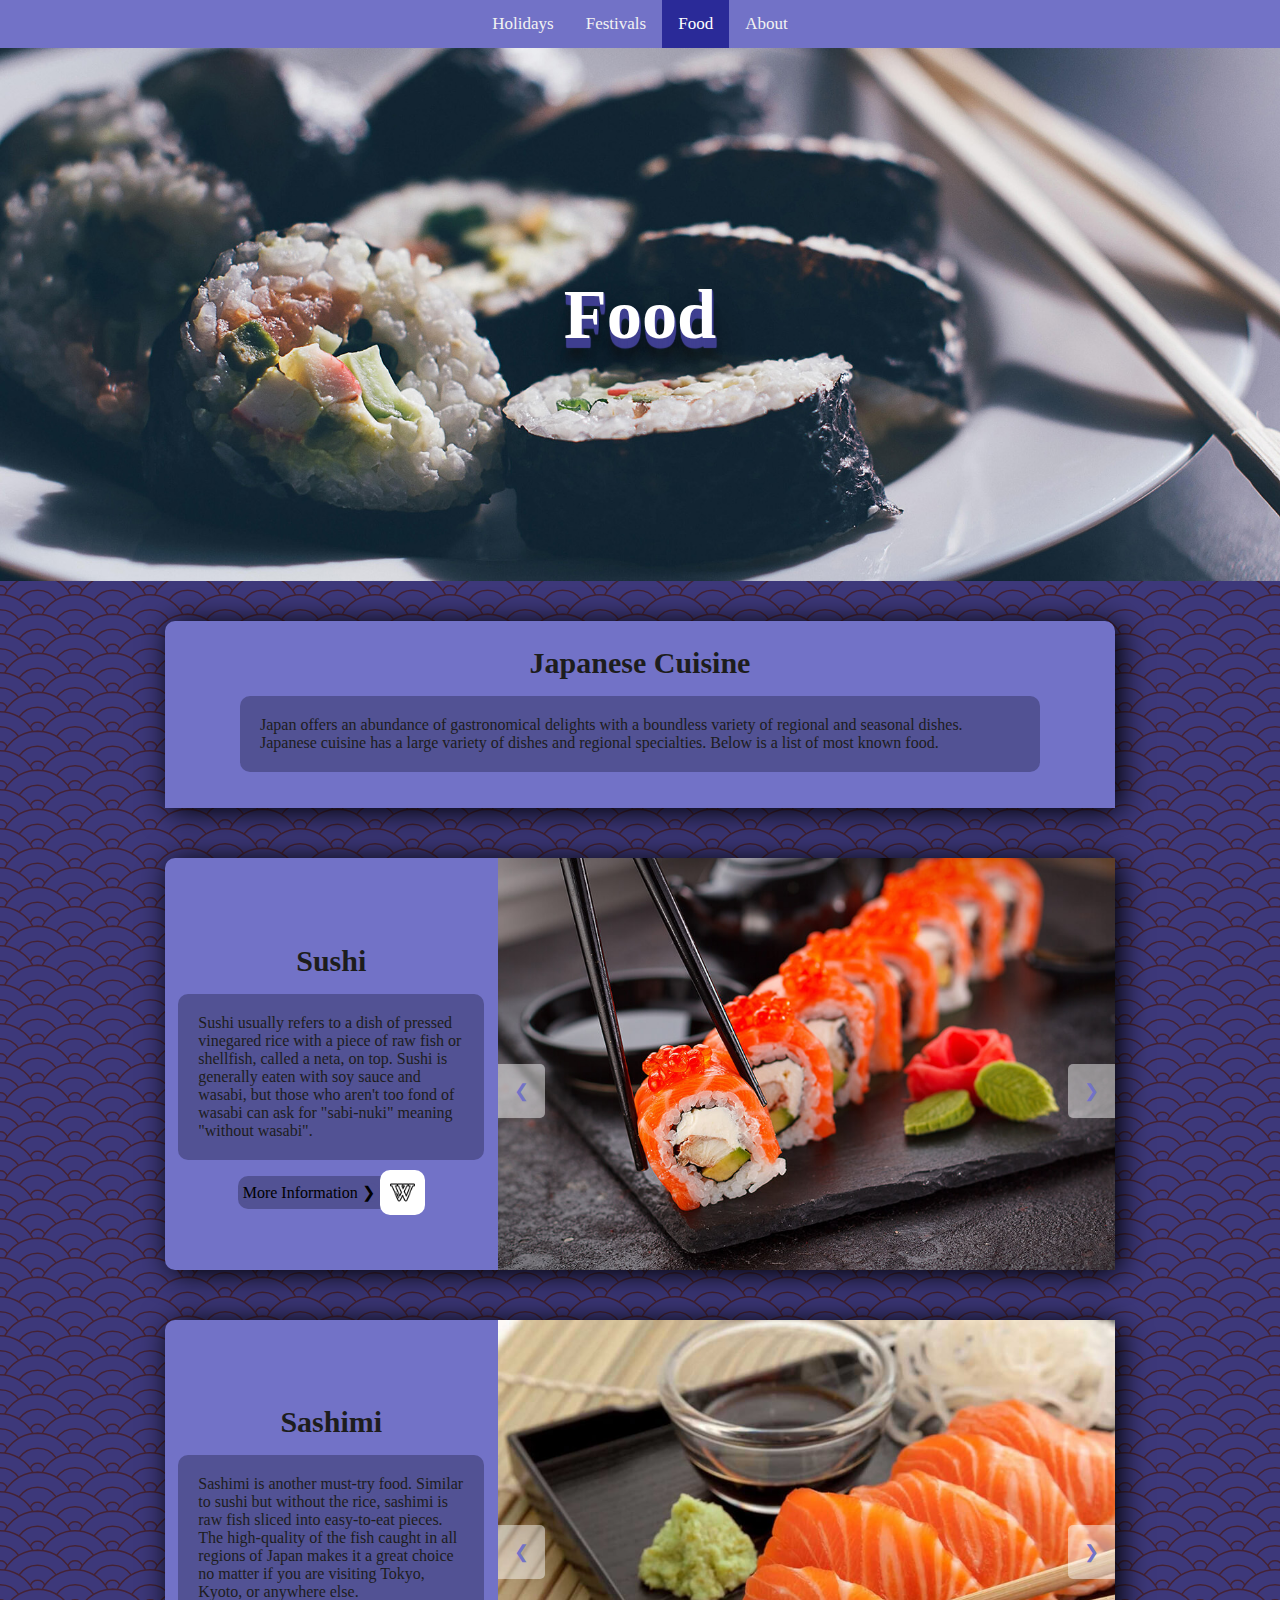
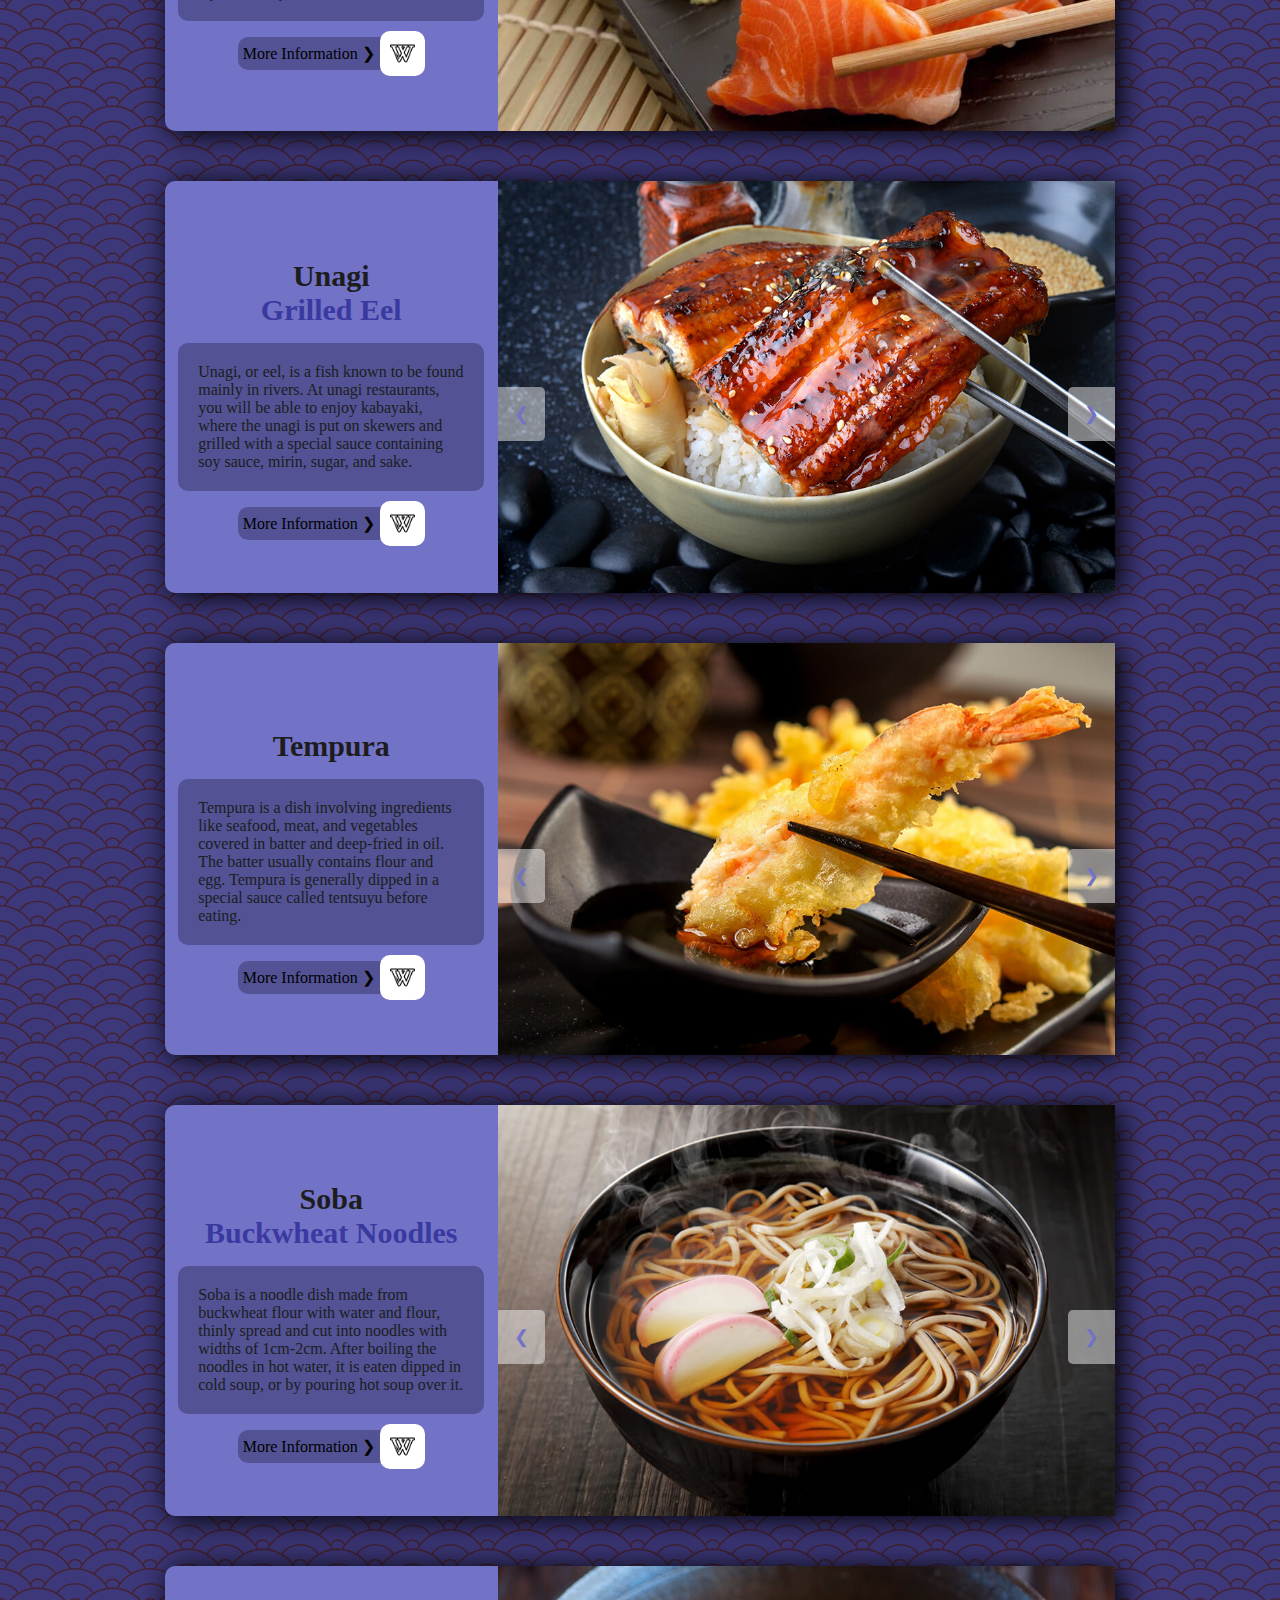
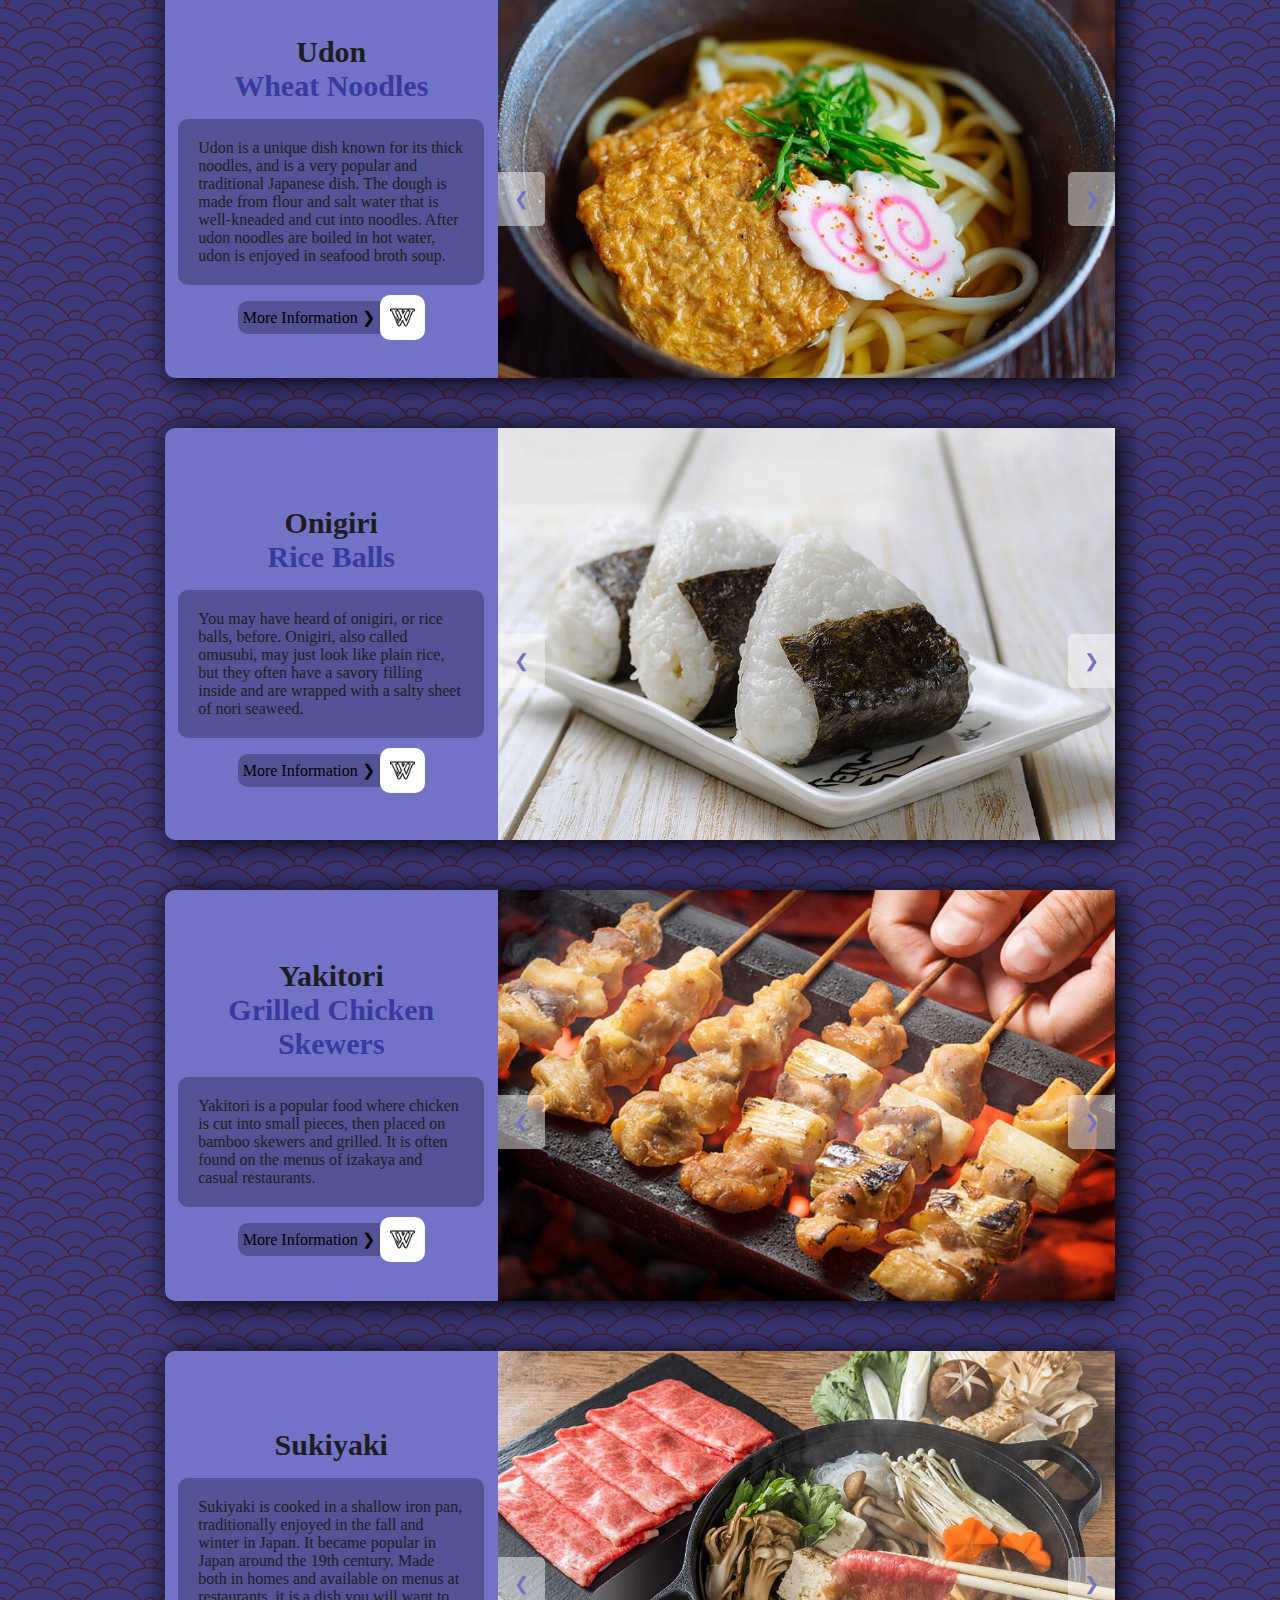
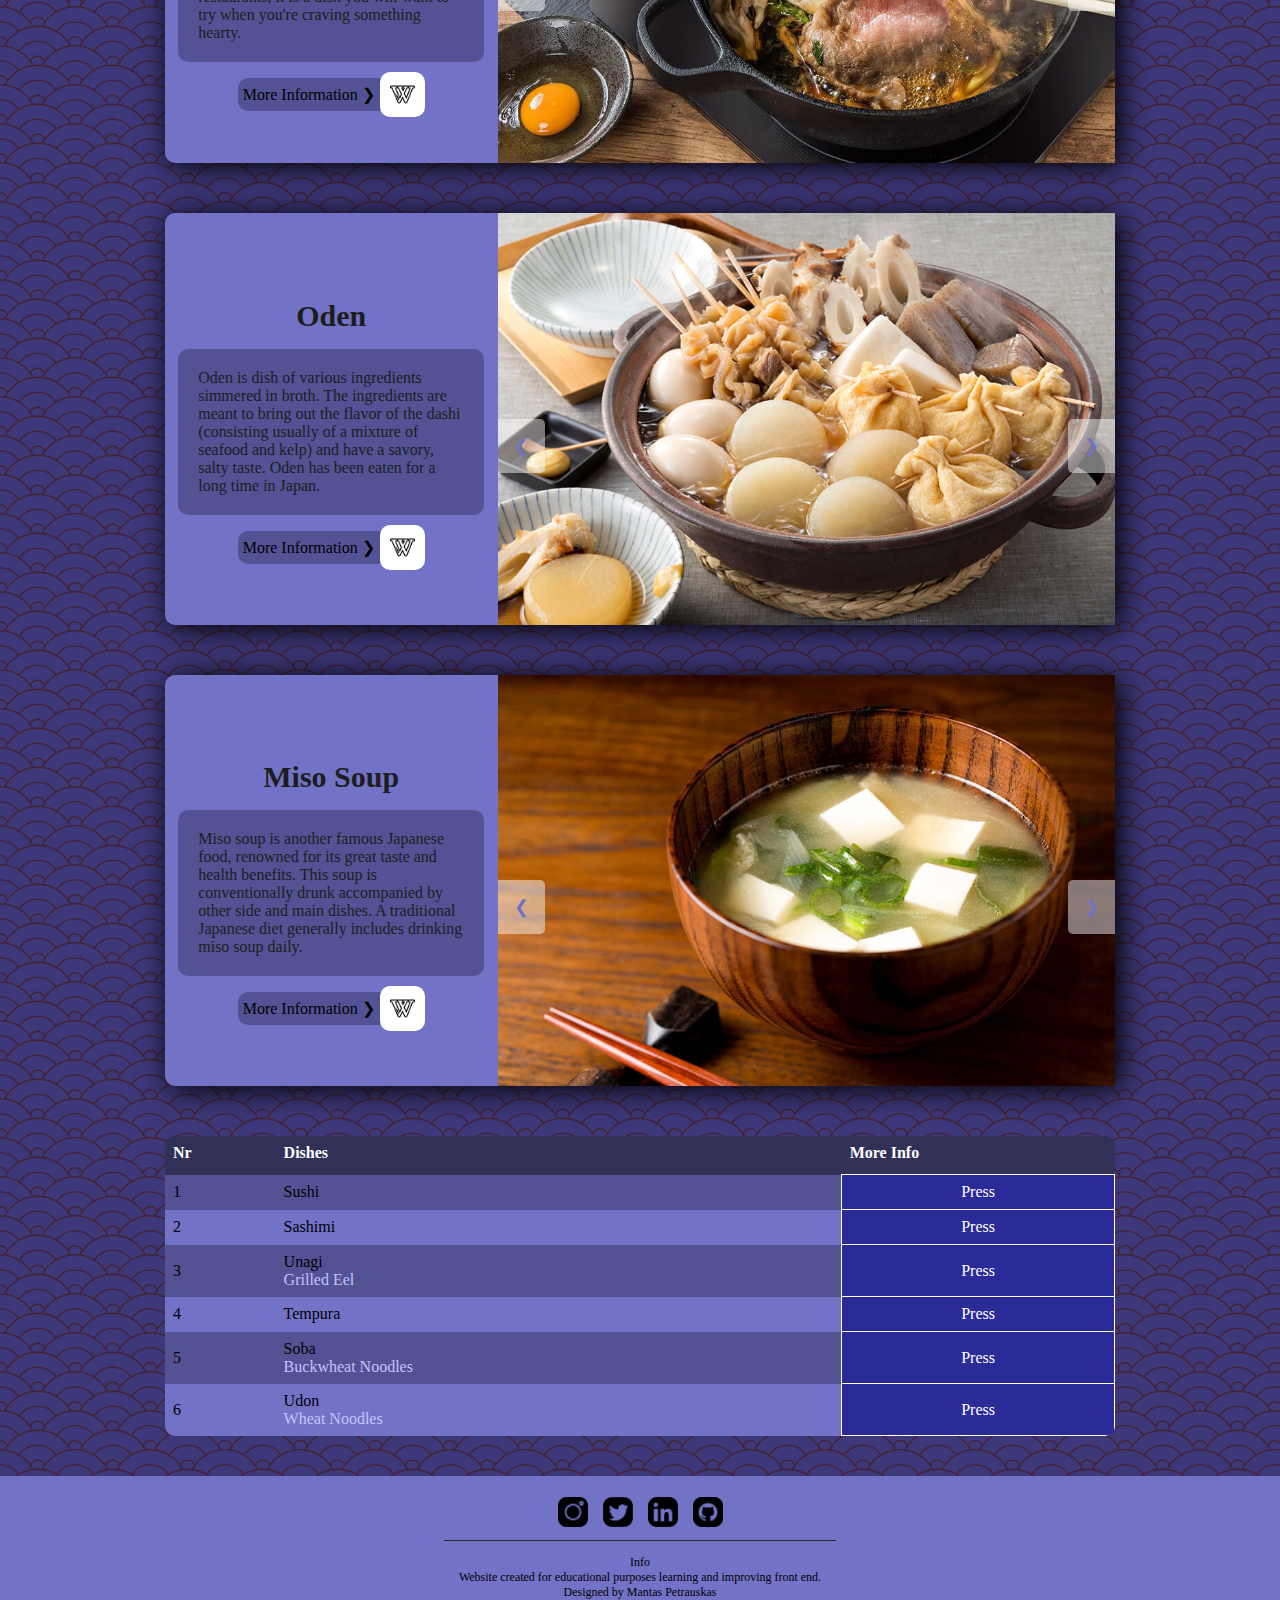
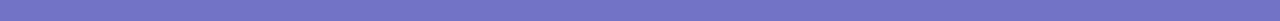
<file: food.html>
<!DOCTYPE html>
<html lang="en">
<head>
    <meta charset="UTF-8">
    <meta http-equiv="X-UA-Compatible" content="IE=edge">
    <meta name="viewport" content="width=device-width, initial-scale=1.0">
    <title>Japan Food</title>
    <link rel="shortcut icon" href="img/favicon/favicon.jpg" type="image/x-icon"><!--favicon-->
    <link rel="stylesheet" href="css/home.css">
</head>
<body>

    <header id="header">
        <div class="topnav" id="myTopnav">
            <a href="/index.html" >Holidays</a>
            <a href="./festivals.html">Festivals</a>
            <a href="" class="nav-active">Food</a>
            <a href="#about">About</a>
            <a href="javascript:void(0);" class="icon" onclick="myFunction()">&#9776;</a>
        </div>
        <div class="header-img">
            <h1 class="text-3d">food</h1>
            <img src="img/food/food-main.jpg">
        </div>
    </header>

    <main>
        <div class="main-header">
            <div class="text-container2">
                <h2>Japanese Cuisine</h2>
                <p>Japan offers an abundance of gastronomical delights with a boundless variety of regional and seasonal dishes. Japanese cuisine has a large variety of dishes and regional specialties. Below is a list of most known food.</p>
            </div>
        </div>

        <div class="gap"></div>

        <div class="section-container"><!--food1-->
            <div class="slideshow-container" id="food1">
                <div class="food1">
                    <img class="slides-img" src="img/food/01Sushi01.jpg" style="width:100%">
                </div>
            
                <div class="food1">
                    <img class="slides-img" src="img/food/01Sushi02.jpg" style="width:100%">
                </div>

                <div class="food1">
                    <img class="slides-img" src="img/food/01Sushi03.jpg" style="width:100%">
                </div>

                <div class="food1">
                    <img class="slides-img" src="img/food/01Sushi04.jpg" style="width:100%">
                </div>
            
                <a class="left" onclick="plusSlides(-1, 0)">&#10094;</a>
                <a class="right" onclick="plusSlides(1, 0)">&#10095;</a>
            </div>
            <div class="text-container">
                <h2> Sushi </h2>
                <p>Sushi usually refers to a dish of pressed vinegared rice with a piece of raw fish or shellfish, called a neta, on top. Sushi is generally eaten with soy sauce and wasabi, but those who aren't too fond of wasabi can ask for "sabi-nuki" meaning "without wasabi".</p>
                <div class="wikipedia-info">
                    <p>More Information &#10095;</p>
                    <a href="https://bit.ly/3IgxXpM"><img src="img/icons/wikipedia.png"></a>
                </div>
            </div>
        </div>

        <div class="gap"></div>

        <div class="section-container"><!--food2-->
            <div class="slideshow-container" id="food2">
                <div class="food2">
                    <img class="slides-img" src="img/food/02Sashimi01.jpg" style="width:100%">
                </div>
            
                <div class="food2">
                    <img class="slides-img" src="img/food/02Sashimi02.jpg" style="width:100%">
                </div>

                <div class="food2">
                    <img class="slides-img" src="img/food/02Sashimi03.jpg" style="width:100%">
                </div>

                <a class="left" onclick="plusSlides(-1, 1)">&#10094;</a>
                <a class="right" onclick="plusSlides(1, 1)">&#10095;</a>
            </div>
            <div class="text-container">
                <h2> Sashimi </h2>
                <p>Sashimi is another must-try food. Similar to sushi but without the rice, sashimi is raw fish sliced into easy-to-eat pieces. The high-quality of the fish caught in all regions of Japan makes it a great choice no matter if you are visiting Tokyo, Kyoto, or anywhere else.</p>
                <div class="wikipedia-info">
                    <p>More Information &#10095;</p>
                    <a href="https://bit.ly/3qzFKIX"><img src="img/icons/wikipedia.png"></a>
                </div>
            </div>
        </div>

        <div class="gap"></div>

        <div class="section-container"><!--food3-->
            <div class="slideshow-container" id="food3">
                <div class="food3">
                    <img class="slides-img" src="img/food/03Unagi(Grilled Eel)01.jpg" style="width:100%">
                </div>
            
                <div class="food3">
                    <img class="slides-img" src="img/food/03Unagi(Grilled Eel)02.jpg" style="width:100%">
                </div>

                <div class="food3">
                    <img class="slides-img" src="img/food/03Unagi(Grilled Eel)03.jpg" style="width:100%">
                </div>
            
                <a class="left" onclick="plusSlides(-1, 2)">&#10094;</a>
                <a class="right" onclick="plusSlides(1, 2)">&#10095;</a>
            </div>
            <div class="text-container">
                <h2> Unagi<br><span class="english-text">Grilled Eel</span> </h2>
                <p>Unagi, or eel, is a fish known to be found mainly in rivers. At unagi restaurants, you will be able to enjoy kabayaki, where the unagi is put on skewers and grilled with a special sauce containing soy sauce, mirin, sugar, and sake.</p>
                <div class="wikipedia-info">
                    <p>More Information &#10095;</p>
                    <a href="https://bit.ly/3tBmk8O"><img src="img/icons/wikipedia.png"></a>
                </div>
            </div>
        </div>

        <div class="gap"></div>

        <div class="section-container"><!--food4-->
            <div class="slideshow-container" id="food4">
                <div class="food4">
                    <img class="slides-img" src="img/food/04Tempura01.jpg" style="width:100%">
                </div>
            
                <div class="food4">
                    <img class="slides-img" src="img/food/04Tempura02.jpg" style="width:100%">
                </div>

                <div class="food4">
                    <img class="slides-img" src="img/food/04Tempura03.jpg" style="width:100%">
                </div>
            
                <a class="left" onclick="plusSlides(-1, 3)">&#10094;</a>
                <a class="right" onclick="plusSlides(1, 3)">&#10095;</a>
            </div>
            <div class="text-container">
                <h2> Tempura </h2>
                <p>Tempura is a dish involving ingredients like seafood, meat, and vegetables covered in batter and deep-fried in oil. The batter usually contains flour and egg. Tempura is generally dipped in a special sauce called tentsuyu before eating. </p>
                <div class="wikipedia-info">
                    <p>More Information &#10095;</p>
                    <a href="https://bit.ly/33uSGqR"><img src="img/icons/wikipedia.png"></a>
                </div>
            </div>
        </div>

        <div class="gap"></div>

        <div class="section-container"><!--food5-->
            <div class="slideshow-container" id="food5">
                <div class="food5">
                    <img class="slides-img" src="img/food/05Soba(Buckwheat Noodles)01.jpg" style="width:100%">
                </div>
            
                <div class="food5">
                    <img class="slides-img" src="img/food/05Soba(Buckwheat Noodles)02.jpg" style="width:100%">
                </div>

                <div class="food5">
                    <img class="slides-img" src="img/food/05Soba(Buckwheat Noodles)03.jpg" style="width:100%">
                </div>
            
                <a class="left" onclick="plusSlides(-1, 4)">&#10094;</a>
                <a class="right" onclick="plusSlides(1, 4)">&#10095;</a>
            </div>
            <div class="text-container">
                <h2> Soba<br><span class="japanese-text">Buckwheat Noodles</span> </h2>
                <p>Soba is a noodle dish made from buckwheat flour with water and flour, thinly spread and cut into noodles with widths of 1cm-2cm. After boiling the noodles in hot water, it is eaten dipped in cold soup, or by pouring hot soup over it.</p>
                <div class="wikipedia-info">
                    <p>More Information &#10095;</p>
                    <a href="https://bit.ly/3Kk10Kz"><img src="img/icons/wikipedia.png"></a>
                </div>
            </div>
        </div>

        <div class="gap"></div>

        <div class="section-container"><!--food6-->
            <div class="slideshow-container" id="food6">
                <div class="food6">
                    <img class="slides-img" src="img/food/06Udon(Wheat Noodles)01.jpg" style="width:100%">
                </div>
            
                <div class="food6">
                    <img class="slides-img" src="img/food/06Udon(Wheat Noodles)02.jpg" style="width:100%">
                </div>

                <div class="food6">
                    <img class="slides-img" src="img/food/06Udon(Wheat Noodles)03.jpg" style="width:100%">
                </div>

                <div class="food6">
                    <img class="slides-img" src="img/food/06Udon(Wheat Noodles)04.jpg" style="width:100%">
                </div>
            
                <a class="left" onclick="plusSlides(-1, 5)">&#10094;</a>
                <a class="right" onclick="plusSlides(1, 5)">&#10095;</a>
            </div>
            <div class="text-container">
                <h2> Udon<br><span class="japanese-text">Wheat Noodles</span> </h2>
                <p>Udon is a unique dish known for its thick noodles, and is a very popular and traditional Japanese dish. The dough is made from flour and salt water that is well-kneaded and cut into noodles. After udon noodles are boiled in hot water, udon is enjoyed in seafood broth soup.</p>
                <div class="wikipedia-info">
                    <p>More Information &#10095;</p>
                    <a href="https://bit.ly/3GEUwDR"><img src="img/icons/wikipedia.png"></a>
                </div>
            </div>
        </div>

        <div class="gap"></div>

        <div class="section-container"><!--food7-->
            <div class="slideshow-container" id="food7">
                <div class="food7">
                    <img class="slides-img" src="img/food/07Onigiri(Rice Balls)01.jpg" style="width:100%">
                </div>
            
                <div class="food7">
                    <img class="slides-img" src="img/food/07Onigiri(Rice Balls)02.jpg" style="width:100%">
                </div>

                <div class="food7">
                    <img class="slides-img" src="img/food/07Onigiri(Rice Balls)03.jpg" style="width:100%">
                </div>

                <div class="food7">
                    <img class="slides-img" src="img/food/07Onigiri(Rice Balls)04.jpg" style="width:100%">
                </div>
            
                <a class="left" onclick="plusSlides(-1, 6)">&#10094;</a>
                <a class="right" onclick="plusSlides(1, 6)">&#10095;</a>
            </div>
            <div class="text-container">
                <h2> Onigiri<br><span class="japanese-text">Rice Balls</span> </h2>
                <p>You may have heard of onigiri, or rice balls, before. Onigiri, also called omusubi, may just look like plain rice, but they often have a savory filling inside and are wrapped with a salty sheet of nori seaweed.</p>
                <div class="wikipedia-info">
                    <p>More Information &#10095;</p>
                    <a href="https://bit.ly/3qyOwHl"><img src="img/icons/wikipedia.png"></a>
                </div>
            </div>
        </div>

        <div class="gap"></div>

        <div class="section-container"><!--food8-->
            <div class="slideshow-container" id="food8">
                <div class="food8">
                    <img class="slides-img" src="img/food/08Yakitori(Grilled Chicken Skewers)01.jpg" style="width:100%">
                </div>
            
                <div class="food8">
                    <img class="slides-img" src="img/food/08Yakitori(Grilled Chicken Skewers)02.png" style="width:100%">
                </div>

                <div class="food8">
                    <img class="slides-img" src="img/food/08Yakitori(Grilled Chicken Skewers)03.jpg" style="width:100%">
                </div>

                <div class="food8">
                    <img class="slides-img" src="img/food/08Yakitori(Grilled Chicken Skewers)04.jpg" style="width:100%">
                </div>
            
                <a class="left" onclick="plusSlides(-1, 7)">&#10094;</a>
                <a class="right" onclick="plusSlides(1, 7)">&#10095;</a>
            </div>
            <div class="text-container">
                <h2> Yakitori<br><span class="japanese-text">Grilled Chicken<br>Skewers</span> </h2>
                <p>Yakitori is a popular food where chicken is cut into small pieces, then placed on bamboo skewers and grilled. It is often found on the menus of izakaya and casual restaurants.</p>
                <div class="wikipedia-info">
                    <p>More Information &#10095;</p>
                    <a href="https://bit.ly/3qxzaCW"><img src="img/icons/wikipedia.png"></a>
                </div>
            </div>
        </div>

        <div class="gap"></div>

        <div class="section-container"><!--food9-->
            <div class="slideshow-container" id="food9">
                <div class="food9">
                    <img class="slides-img" src="img/food/09Sukiyaki01.jpg" style="width:100%">
                </div>
            
                <div class="food9">
                    <img class="slides-img" src="img/food/09Sukiyaki02.jpg" style="width:100%">
                </div>

                <div class="food9">
                    <img class="slides-img" src="img/food/09Sukiyaki03.jpg" style="width:100%">
                </div>

                <div class="food9">
                    <img class="slides-img" src="img/food/09Sukiyaki04.jpg" style="width:100%">
                </div>

                <div class="food9">
                    <img class="slides-img" src="img/food/09Sukiyaki05.jpg" style="width:100%">
                </div>
            
                <a class="left" onclick="plusSlides(-1, 8)">&#10094;</a>
                <a class="right" onclick="plusSlides(1, 8)">&#10095;</a>
            </div>
            <div class="text-container">
                <h2> Sukiyaki </h2>
                <p>Sukiyaki is cooked in a shallow iron pan, traditionally enjoyed in the fall and winter in Japan. It became popular in Japan around the 19th century. Made both in homes and available on menus at restaurants, it is a dish you will want to try when you're craving something hearty.</p>
                <div class="wikipedia-info">
                    <p>More Information &#10095;</p>
                    <a href="https://bit.ly/3KnCwR0"><img src="img/icons/wikipedia.png"></a>
                </div>
            </div>
        </div>

        <div class="gap"></div>

        <div class="section-container"><!--food10-->
            <div class="slideshow-container" id="food10">
                <div class="food10">
                    <img class="slides-img" src="img/food/10Oden01.jpg" style="width:100%">
                </div>
            
                <div class="food10">
                    <img class="slides-img" src="img/food/10Oden02.jpg" style="width:100%">
                </div>

                <div class="food10">
                    <img class="slides-img" src="img/food/10Oden03.jpg" style="width:100%">
                </div>

                <div class="food10">
                    <img class="slides-img" src="img/food/10Oden04.jpg" style="width:100%">
                </div>

                <div class="food10">
                    <img class="slides-img" src="img/food/10Oden05.jpg" style="width:100%">
                </div>
            
                <a class="left" onclick="plusSlides(-1, 9)">&#10094;</a>
                <a class="right" onclick="plusSlides(1, 9)">&#10095;</a>
            </div>
            <div class="text-container">
                <h2> Oden </h2>
                <p>Oden is dish of various ingredients simmered in broth. The ingredients are meant to bring out the flavor of the dashi (consisting usually of a mixture of seafood and kelp) and have a savory, salty taste. Oden has been eaten for a long time in Japan.</p>
                <div class="wikipedia-info">
                    <p>More Information &#10095;</p>
                    <a href="https://bit.ly/3rk5Q1W"><img src="img/icons/wikipedia.png"></a>
                </div>
            </div>
        </div>

        <div class="gap"></div>

        <div class="section-container"><!--food11-->
            <div class="slideshow-container" id="food11">
                <div class="food11">
                    <img class="slides-img" src="img/food/11Miso Soup01.jpg" style="width:100%">
                </div>
            
                <div class="food11">
                    <img class="slides-img" src="img/food/11Miso Soup02.jpg" style="width:100%">
                </div>

                <div class="food11">
                    <img class="slides-img" src="img/food/11Miso Soup03.jpg" style="width:100%">
                </div>

                <div class="food11">
                    <img class="slides-img" src="img/food/11Miso Soup04.jpg" style="width:100%">
                </div>
            
                <a class="left" onclick="plusSlides(-1, 10)">&#10094;</a>
                <a class="right" onclick="plusSlides(1, 10)">&#10095;</a>
            </div>
            <div class="text-container">
                <h2> Miso Soup </h2>
                <p>Miso soup is another famous Japanese food, renowned for its great taste and health benefits. This soup is conventionally drunk accompanied by other side and main dishes. A traditional Japanese diet generally includes drinking miso soup daily.</p>
                <div class="wikipedia-info">
                    <p>More Information &#10095;</p>
                    <a href="https://bit.ly/3Kk1VLe"><img src="img/icons/wikipedia.png"></a>
                </div>
            </div>
        </div>

        <div class="gap"></div>

        <div class="table-container">
            <table>
                <tr>
                    <th>nr</th>
                    <th>Dishes</th>
                    <th>more info</th>
                </tr>

                <tr>
                    <td>1</td>
                    <td>Sushi</td>
                    <td class="table-btn"><a href="#food1">press</a></td>
                </tr>

                <tr>
                    <td>2</td>
                    <td>Sashimi</td>
                    <td class="table-btn"><a href="#food2">press</a></td>
                </tr>

                <tr>
                    <td>3</td>
                    <td>Unagi <br><span class="table-letter-color">Grilled Eel</span></td>
                    <td class="table-btn"><a href="#food3">press</a></td>
                </tr>

                <tr>
                    <td>4</td>
                    <td>Tempura</td>
                    <td class="table-btn"><a href="#food4">press</a></td>
                </tr>

                <tr>
                    <td>5</td>
                    <td>Soba <br><span class="table-letter-color">Buckwheat Noodles</span></td>
                    <td class="table-btn"><a href="#food5">press</a></td>
                </tr>

                <tr>
                    <td>6</td>
                    <td>Udon <br><span class="table-letter-color">Wheat Noodles</span></td>
                    <td class="table-btn"><a href="#food6">press</a></td>
                </tr>

                <tr>
                    <td>7</td>
                    <td>Onigiri <br><span class="table-letter-color">Rice Balls</span></td>
                    <td class="table-btn"><a href="#food7">press</a></td>
                </tr>

                <tr>
                    <td>8</td>
                    <td>Yakitori <br><span class="table-letter-color">Grilled Chicken Skewers</span></td>
                    <td class="table-btn"><a href="#food8">press</a></td>
                </tr>

                <tr>
                    <td>9</td>
                    <td>Sukiyaki</td>
                    <td class="table-btn"><a href="#food9">press</a></td>
                </tr>

                <tr>
                    <td>10</td>
                    <td>Oden</td>
                    <td class="table-btn"><a href="#food10">press</a></td>
                </tr>

                <tr>
                    <td>11</td>
                    <td>Miso Soup</td>
                    <td class="table-btn"><a href="#food11">press</a></td>
                </tr>
            </table>
        </div>
    </main>

    <footer>
        <div class="footer-container" id="about">

            <div class="top">
                <div class="icon" data-tooltip="instagram">
                    <a href="https://www.instagram.com/m.petrauskas/">
                        <img src="img/icons/instagram.png">
                    </a>
                </div>

                <div class="icon" data-tooltip="twitter">
                    <a href="https://twitter.com/Mantodinas">
                        <img src="img/icons/twitter.png">
                    </a>
                </div>
    
                <div class="icon" data-tooltip="linkedin">
                    <a href="https://www.linkedin.com/in/mantas-petrauskas-56781b142/">
                        <img src="img/icons/linkedin.png">
                    </a>
                </div>
    
                <div class="icon" data-tooltip="github">
                    <a href="https://github.com/mantodinas">
                        <img src="img/icons/github.png">
                    </a>
                </div>
            </div>

            <div class="bottom">
                <p>
                    Info
                    <br> Website created for educational purposes learning and improving front end.
                    <br> Designed by Mantas Petrauskas
                </p>
            </div>
        </div>
    </footer>

    <a href="#header" class="scroll-up">
        <div class="arrow-container">
            <div class="arrow"></div>
        </div>
    </a>

</body>

<script src="JS/food.js"></script>
<script src="JS/home.js"></script>

</html>
</file>
<file: css/home.css>
@import 'components.css';
@import 'style.css';
@import 'header.css';
@import 'main.css';
@import 'footer.css';
</file>
